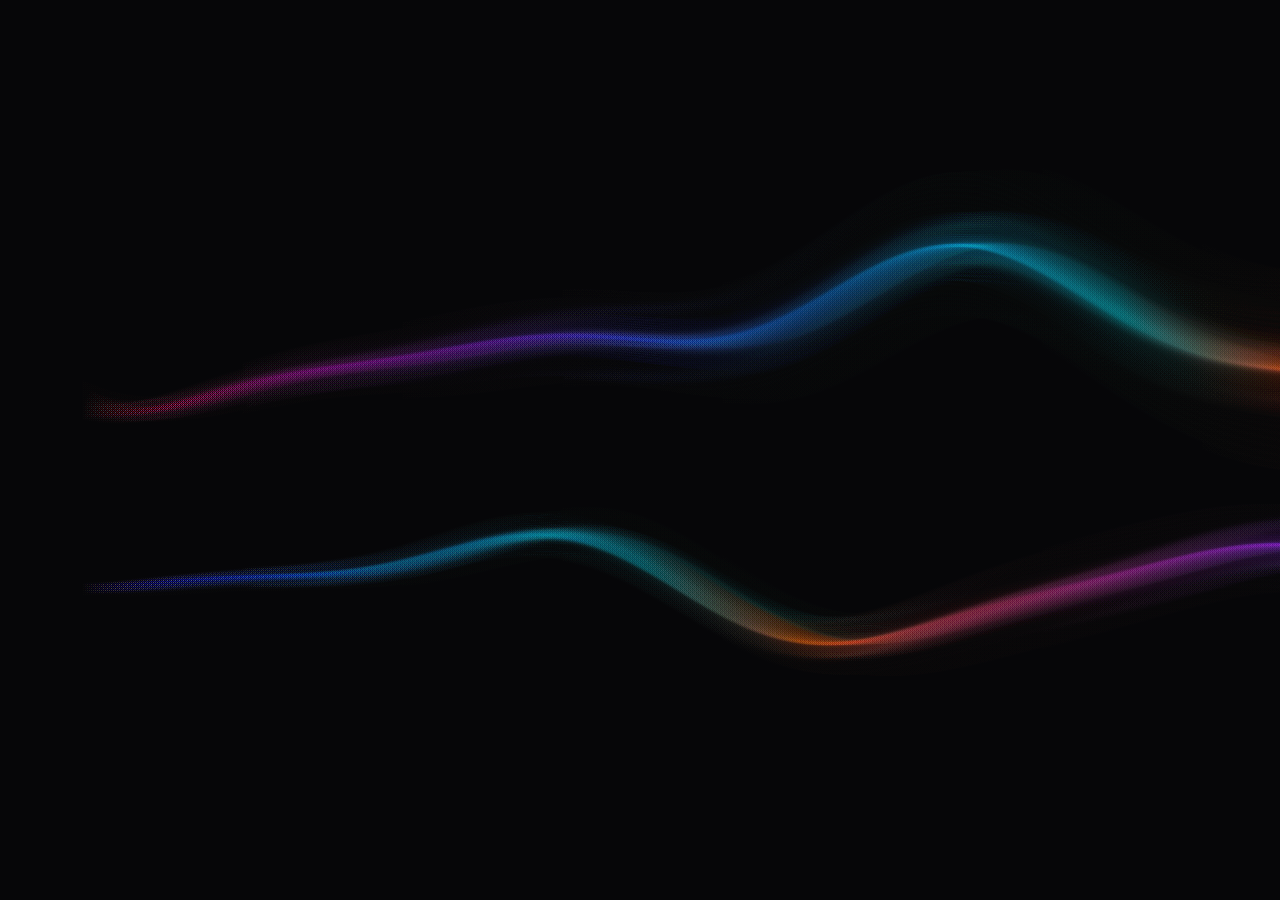
<file: aurora-waves.html>
<!DOCTYPE html>
<html lang="en">
<head>
<meta charset="UTF-8">
<meta name="viewport" content="width=device-width, initial-scale=1.0">
<title>Aurora Vapor</title>
<style>
* { margin:0; padding:0; box-sizing:border-box; }
body { background:#060608; overflow:hidden; width:100vw; height:100vh; }
canvas { display:block; position:absolute; top:0; left:0; }
#bg { z-index:0; }
#fg { z-index:1; }
</style>
</head>
<body>
<canvas id="bg"></canvas>
<canvas id="fg"></canvas>
<script>
const bg = document.getElementById('bg');
const fg = document.getElementById('fg');
const bx = bg.getContext('2d');
const fx = fg.getContext('2d');
let W, H;

function resize() {
  const dpr = window.devicePixelRatio || 1;
  W = window.innerWidth;
  H = window.innerHeight;
  for (const c of [bg, fg]) {
    c.width = W * dpr;
    c.height = H * dpr;
    c.style.width = W + 'px';
    c.style.height = H + 'px';
    c.getContext('2d').setTransform(dpr, 0, 0, dpr, 0, 0);
  }
}
resize();
window.addEventListener('resize', () => { resize(); });

// Smooth multi-octave wave function
function wave(nx, t, seed) {
  return (
    Math.sin(nx * 2.1 + t * 0.72 + seed)        * 0.45 +
    Math.sin(nx * 4.3 + t * 1.10 + seed * 1.7)  * 0.28 +
    Math.sin(nx * 1.1 + t * 0.48 + seed * 0.5)  * 0.18 +
    Math.sin(nx * 7.1 + t * 1.60 + seed * 2.3)  * 0.09
  );
}

// Color ramp: orange → magenta → violet → blue → cyan
function rampColor(u) {
  u = ((u % 1) + 1) % 1;
  const stops = [
    [0.00, [235, 105,  20]],
    [0.18, [210,  55, 130]],
    [0.38, [145,  45, 215]],
    [0.58, [ 45,  90, 235]],
    [0.78, [ 15, 175, 235]],
    [1.00, [ 10, 220, 210]],
  ];
  for (let i = 1; i < stops.length; i++) {
    const [t0, c0] = stops[i-1], [t1, c1] = stops[i];
    if (u <= t1) {
      const f = (u - t0) / (t1 - t0);
      return stops[i-1][1].map((v,j) => v + (c1[j]-v)*f);
    }
  }
  return stops[stops.length-1][1];
}

// Each "band" is a spine y-position function
// We render each band as ~60 overlapping strokes at tiny alpha
// to build up vaporous, smoky volume

const bands = [
  { yCenter: 0.36, amp: 0.13, seed: 0.0,  colorOff: 0.00, layers: 80, spread: 0.175 },
  { yCenter: 0.65, amp: 0.11, seed: 2.73, colorOff: 0.35, layers: 58, spread: 0.085 },
];

function spineY(band, nx, t) {
  return band.yCenter * H + wave(nx * Math.PI, t, band.seed) * band.amp * H;
}

function drawVaporBand(band, t) {
  const N = 280; // x samples
  const { layers, colorOff, amp, seed } = band;

  // Stack many thin strokes offset perpendicularly around the spine
  for (let layer = 0; layer < layers; layer++) {
    // Each layer is offset from the spine by a random-ish amount
    // distributed like a gaussian — most layers near center, few far out
    const u_l = layer / (layers - 1);       // 0..1
    const norm = (u_l - 0.5) * 2;           // -1..1
    // Gaussian-ish: weight toward center
    const offset = norm * norm * Math.sign(norm);  // cubic falloff
    const spread = H * band.spread;
    // Taper only on the LEFT end (tip) — right side stays thick/full
    const taperPow = 0.65;
    const dy = offset * spread;
    // Alpha: high in center, near-zero at edges
    const alpha = 0.022 * Math.exp(-4.0 * norm * norm);

    if (alpha < 0.001) continue;

    // Color slowly scrolls left-to-right + over time
    // Also varies slightly per layer for depth
    fx.beginPath();
    for (let i = 0; i <= N; i++) {
      const nx = i / N;
      const x = nx * W;
      const sy = spineY(band, nx, t);
      // Taper: only left end converges to a point, right stays full
      const taper = Math.pow(nx, taperPow);
      const wiggle = Math.sin(nx * Math.PI * 5.3 + t * 0.6 + layer * 0.41) * H * 0.008 * Math.abs(norm) * taper;
      const y = sy + dy * taper + wiggle;
      i === 0 ? fx.moveTo(x, y) : fx.lineTo(x, y);
    }

    // Color: sample based on x position + time drift + layer tint
    // Use a gradient along the path
    const grad = fx.createLinearGradient(0, 0, W, 0);
    const steps = 8;
    for (let s = 0; s <= steps; s++) {
      const su = s / steps;
      const colorU = ((su + colorOff + t * 0.04 + u_l * 0.05) % 1 + 1) % 1;
      const [r,g,b] = rampColor(colorU);
      const desat = 0.6 + 0.4 * Math.exp(-3 * norm * norm);
      const rf = r + (255-r)*(1-desat), gf = g + (255-g)*(1-desat), bf = b + (255-b)*(1-desat);
      // Taper alpha: zero at left tip, full at right — one-sided
      const edgeTaper = Math.pow(su, taperPow);
      grad.addColorStop(su, `rgba(${rf|0},${gf|0},${bf|0},${alpha * edgeTaper})`);
    }

    fx.strokeStyle = grad;
    fx.lineWidth = 3.2;
    fx.stroke();
  }
}

// Slow background color blobs for ambient depth
function drawAmbient(t) {
  bx.clearRect(0, 0, W, H);
  bx.fillStyle = '#060608';
  bx.fillRect(0, 0, W, H);

  const blobs = [
    { x: 0.18, y: 0.36, r: 0.42, col: [180, 60, 200], a: 0.14 },
    { x: 0.55, y: 0.36, r: 0.38, col: [40,  90, 220], a: 0.12 },
    { x: 0.82, y: 0.38, r: 0.36, col: [10, 185, 230], a: 0.11 },
    { x: 0.25, y: 0.65, r: 0.33, col: [220,100,  30], a: 0.11 },
    { x: 0.60, y: 0.65, r: 0.36, col: [120, 40, 210], a: 0.12 },
    { x: 0.88, y: 0.63, r: 0.30, col: [15, 200, 220], a: 0.10 },
  ];

  for (const b of blobs) {
    const px = (b.x + Math.sin(t * 0.09 + b.y * 5) * 0.04) * W;
    const py = (b.y + Math.cos(t * 0.11 + b.x * 4) * 0.025) * H;
    const gr = bx.createRadialGradient(px, py, 0, px, py, b.r * W);
    const [r,g,bl] = b.col;
    gr.addColorStop(0,   `rgba(${r},${g},${bl},${b.a})`);
    gr.addColorStop(0.5, `rgba(${r},${g},${bl},${b.a * 0.4})`);
    gr.addColorStop(1,   `rgba(${r},${g},${bl},0)`);
    bx.fillStyle = gr;
    bx.fillRect(0, 0, W, H);
  }
}

let t = 0;
let ambientTimer = 0;

function frame() {
  t += 0.022;
  ambientTimer++;

  // Ambient blobs redraw slowly
  if (ambientTimer % 3 === 0) drawAmbient(t);

  // Very slow fade — lets the vapor linger and blur into itself
  fx.fillStyle = 'rgba(6,6,8,0.055)';
  fx.fillRect(0, 0, W, H);

  for (const band of bands) drawVaporBand(band, t);

  requestAnimationFrame(frame);
}

// Init
bx.fillStyle = '#060608';
bx.fillRect(0, 0, W, H);
fx.fillStyle = '#060608';
fx.fillRect(0, 0, W, H);
frame();
</script>
</body>
</html>
</file>
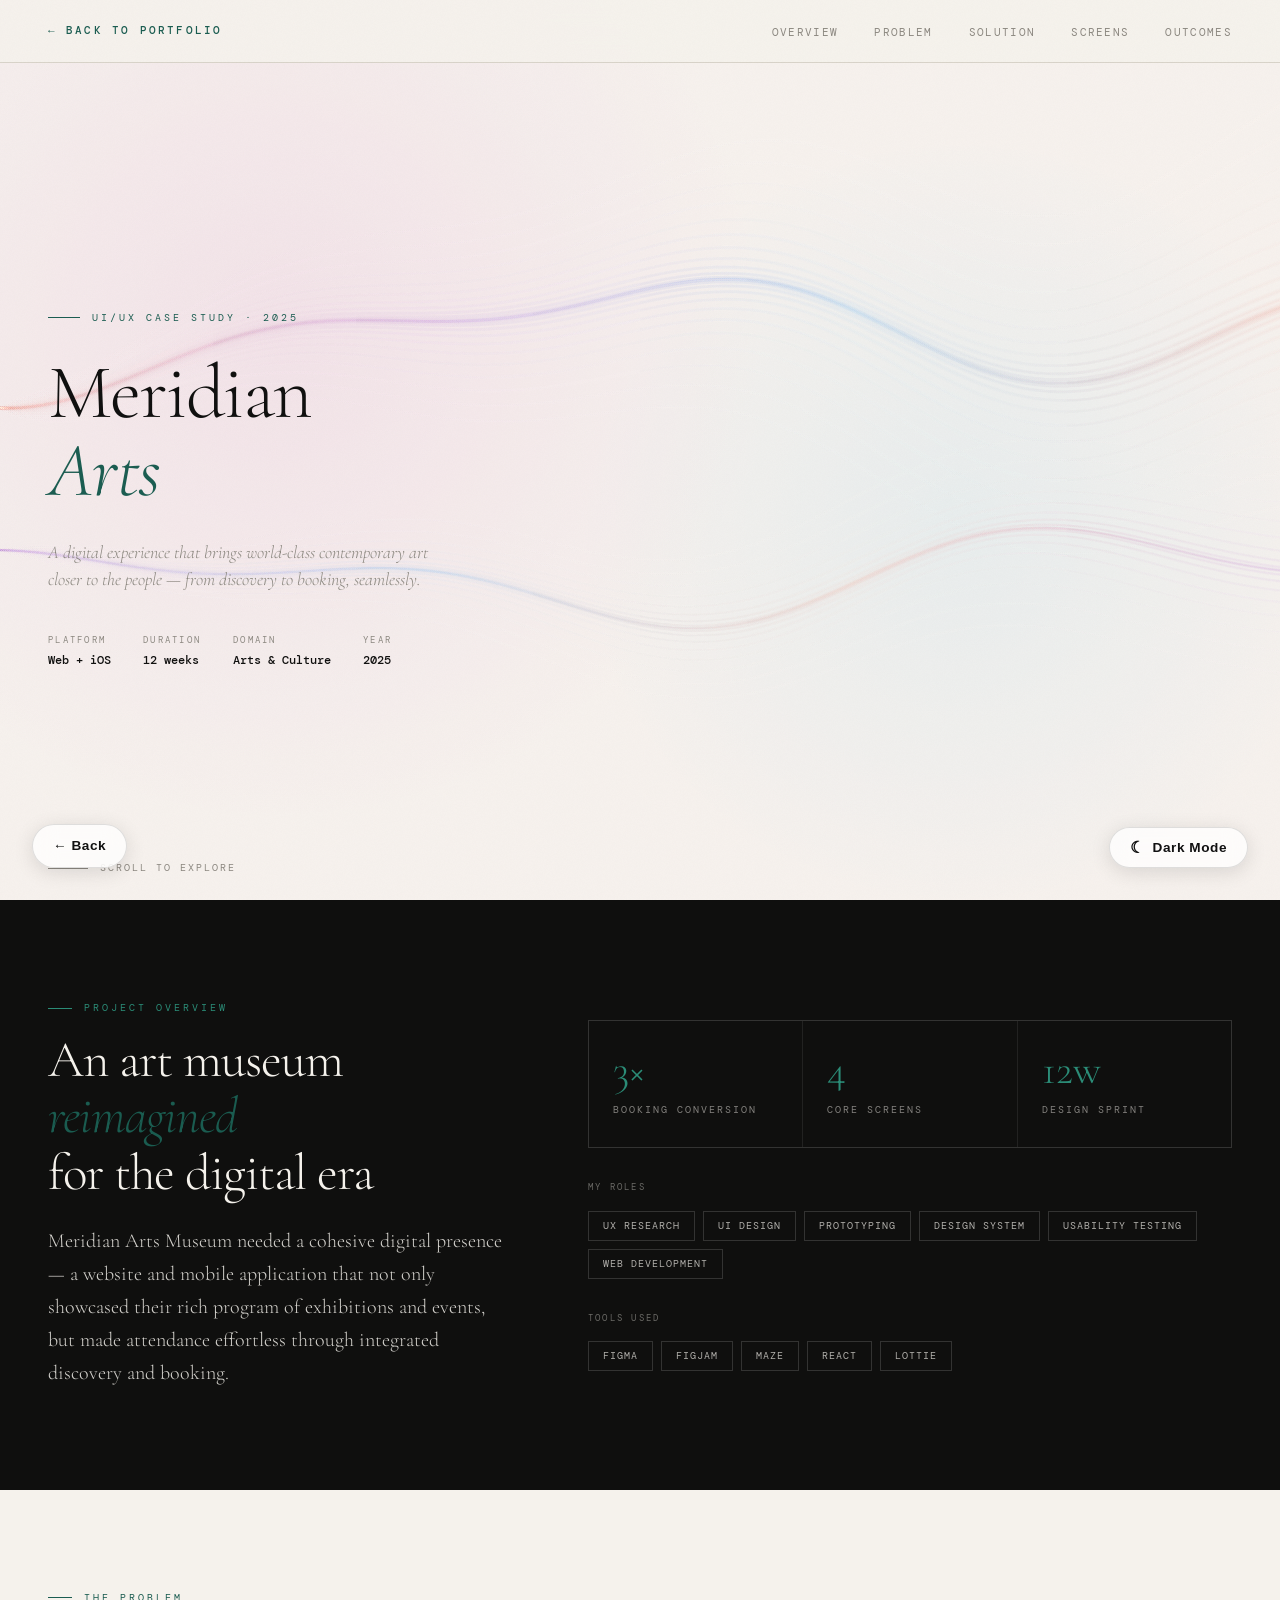
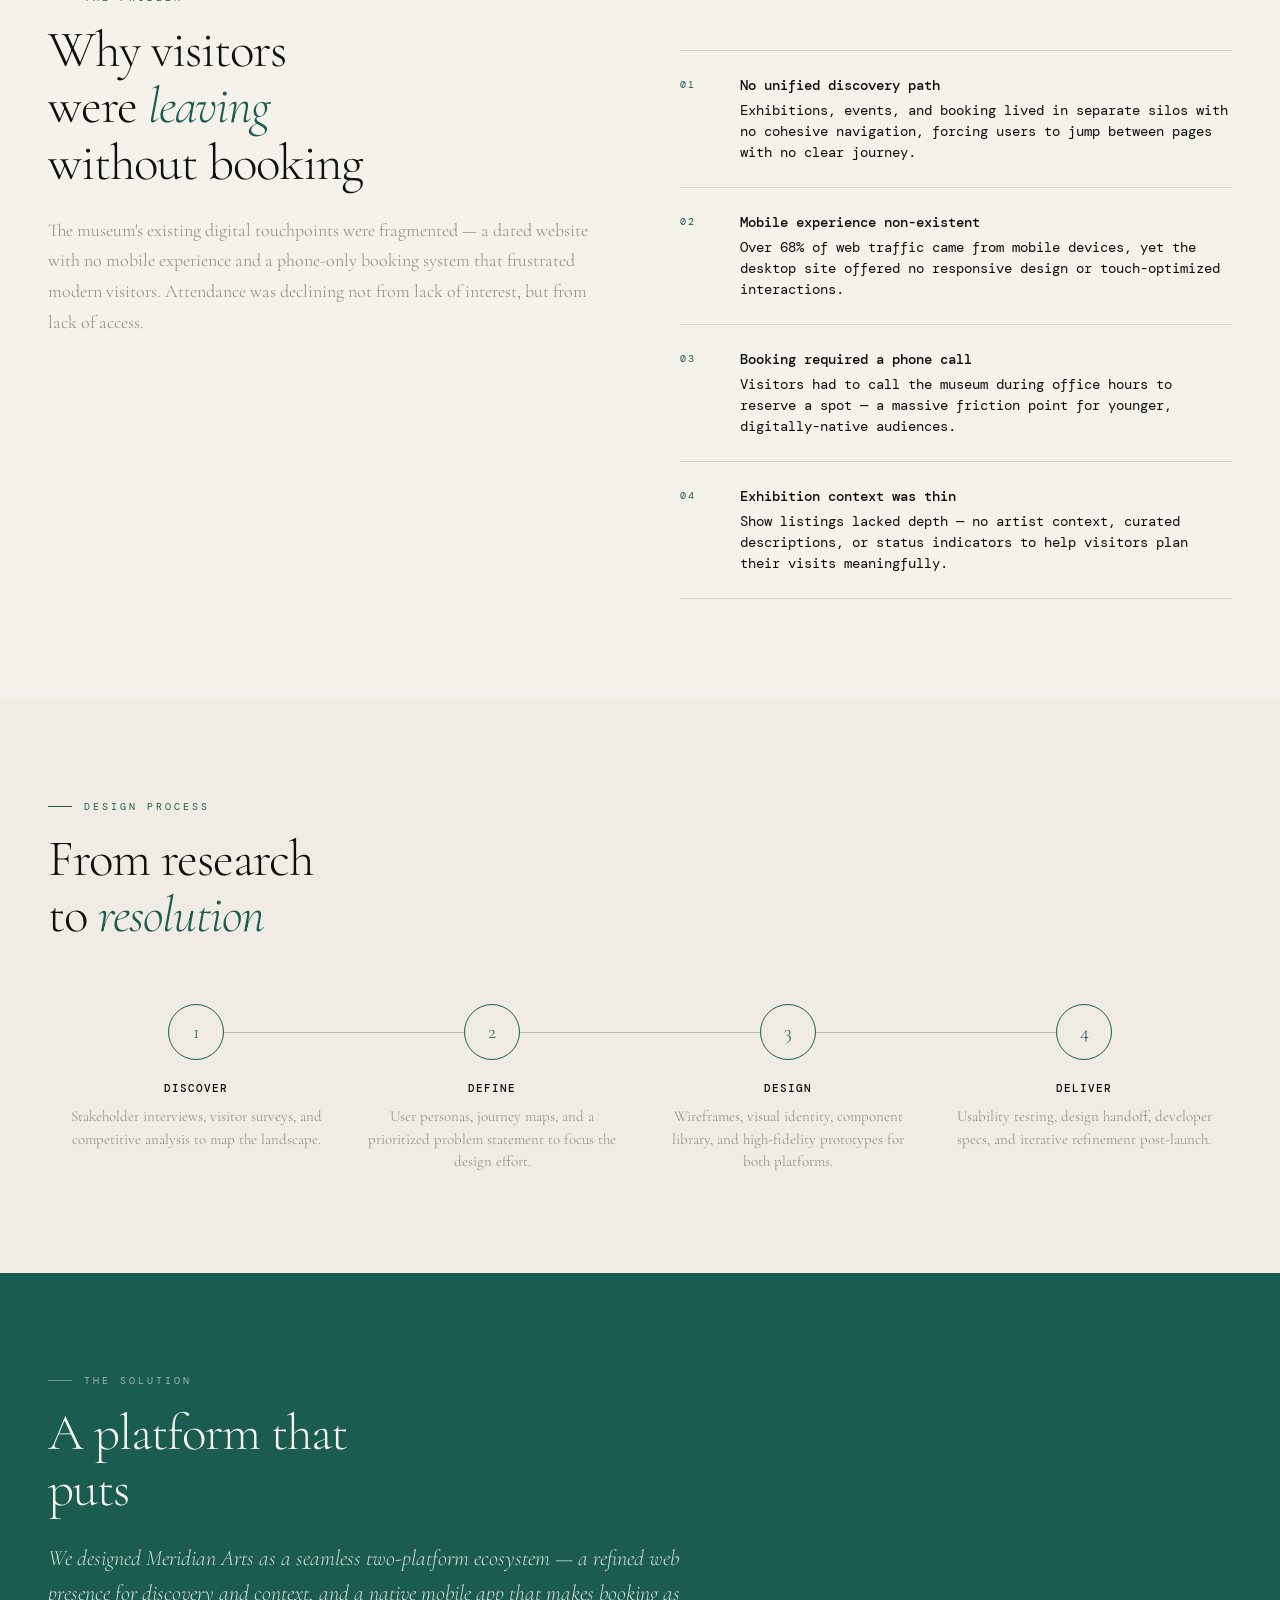
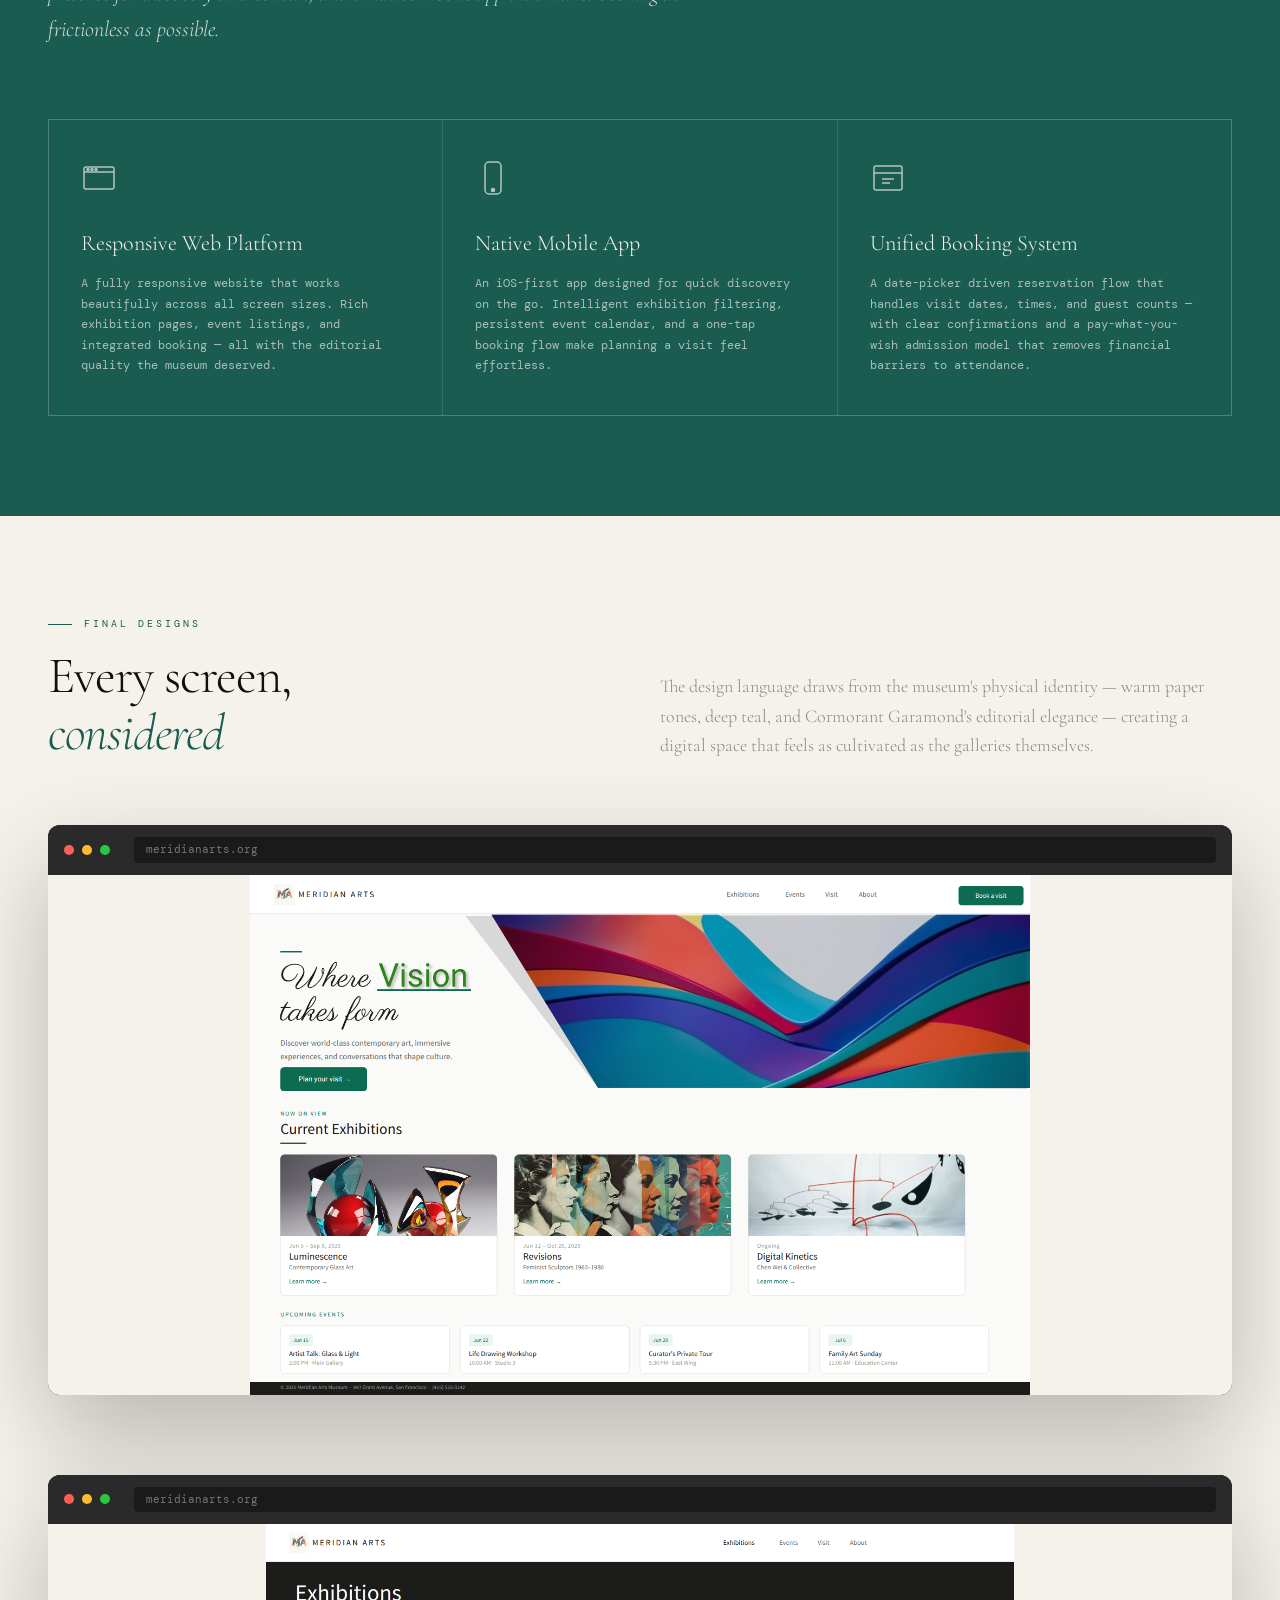
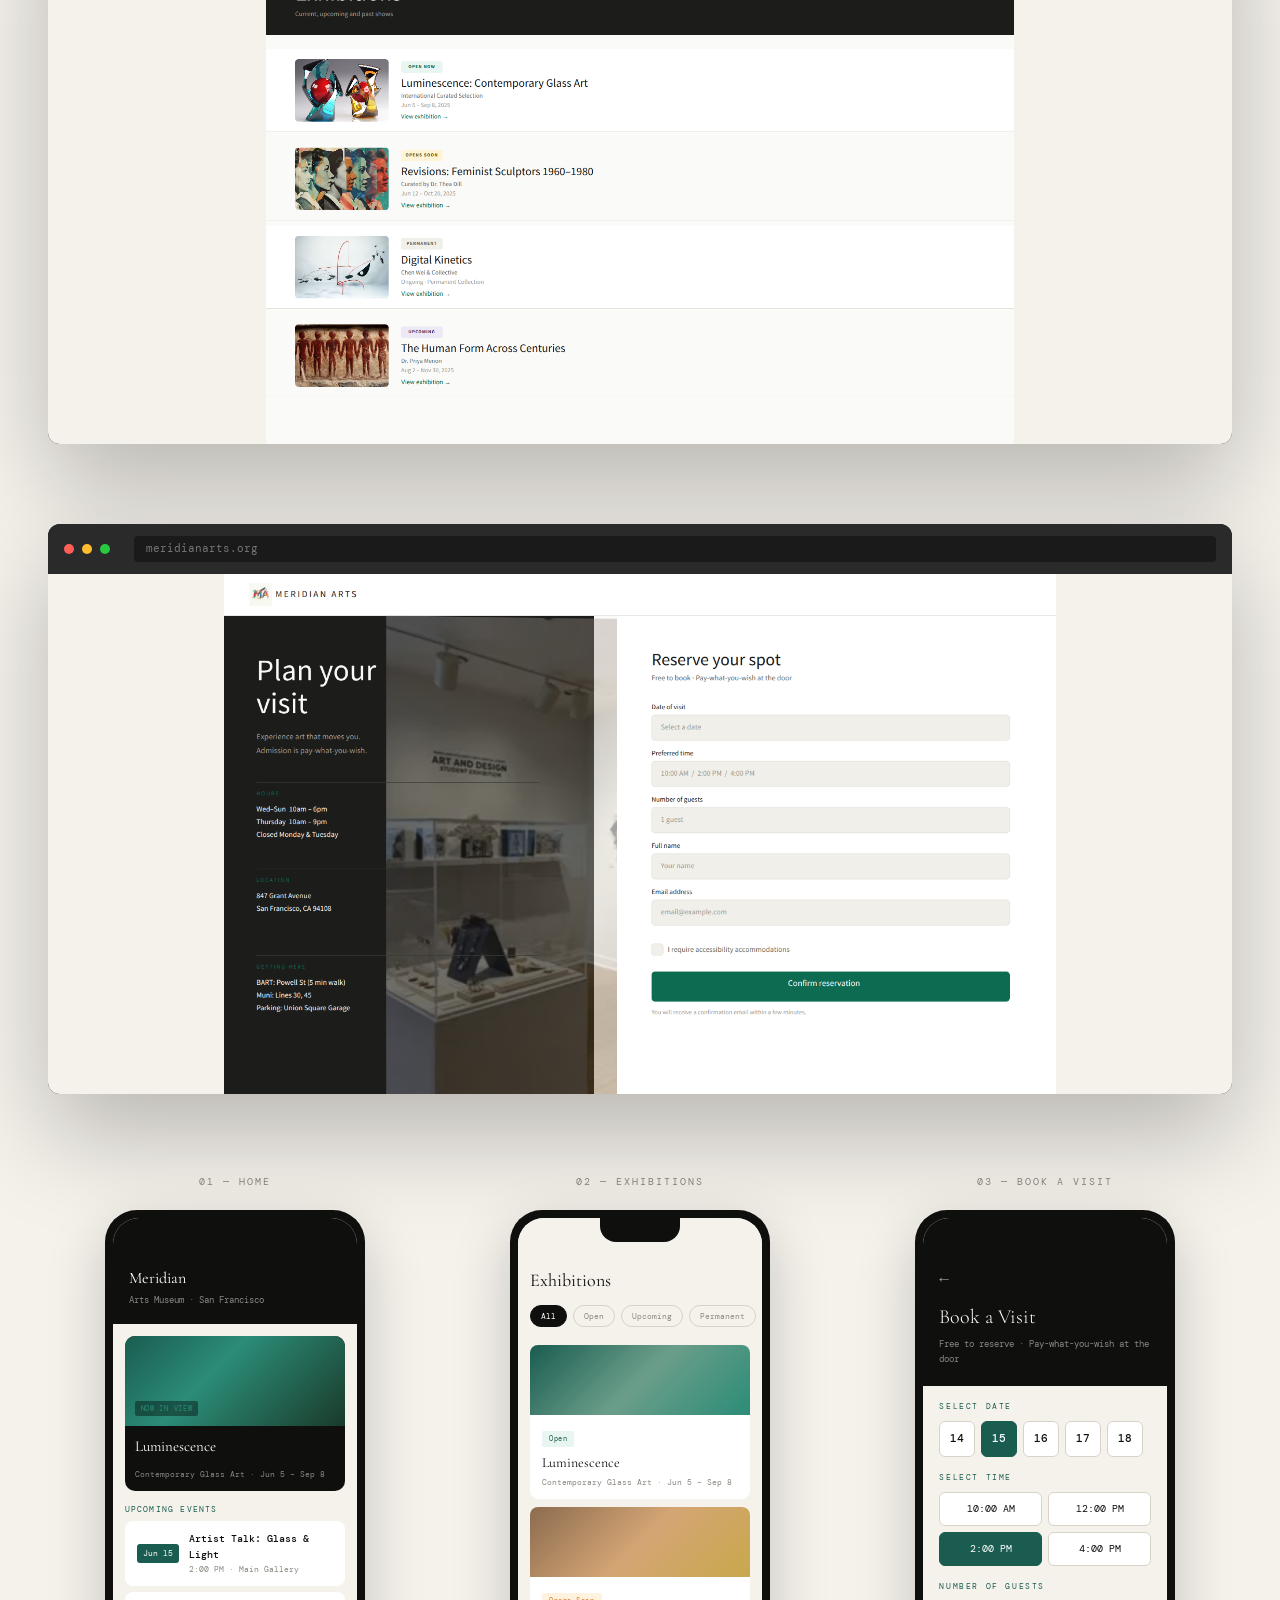
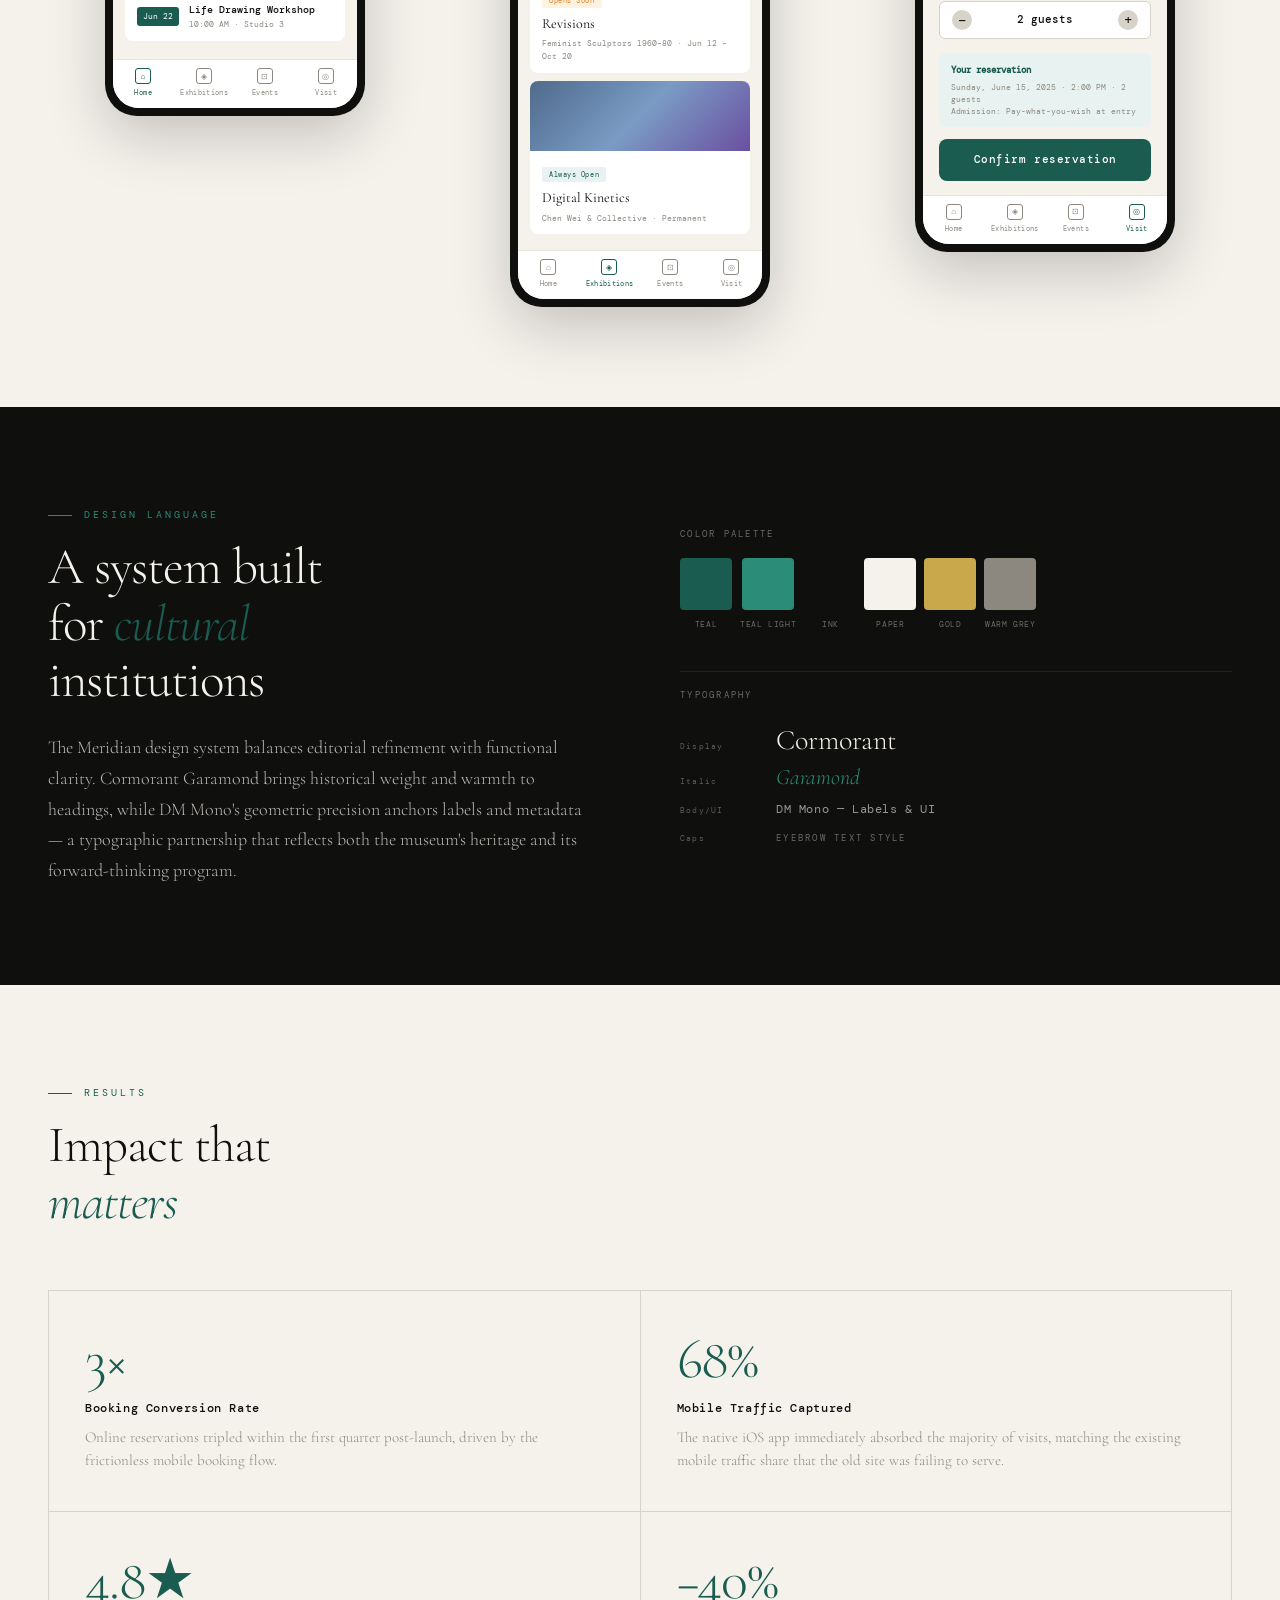
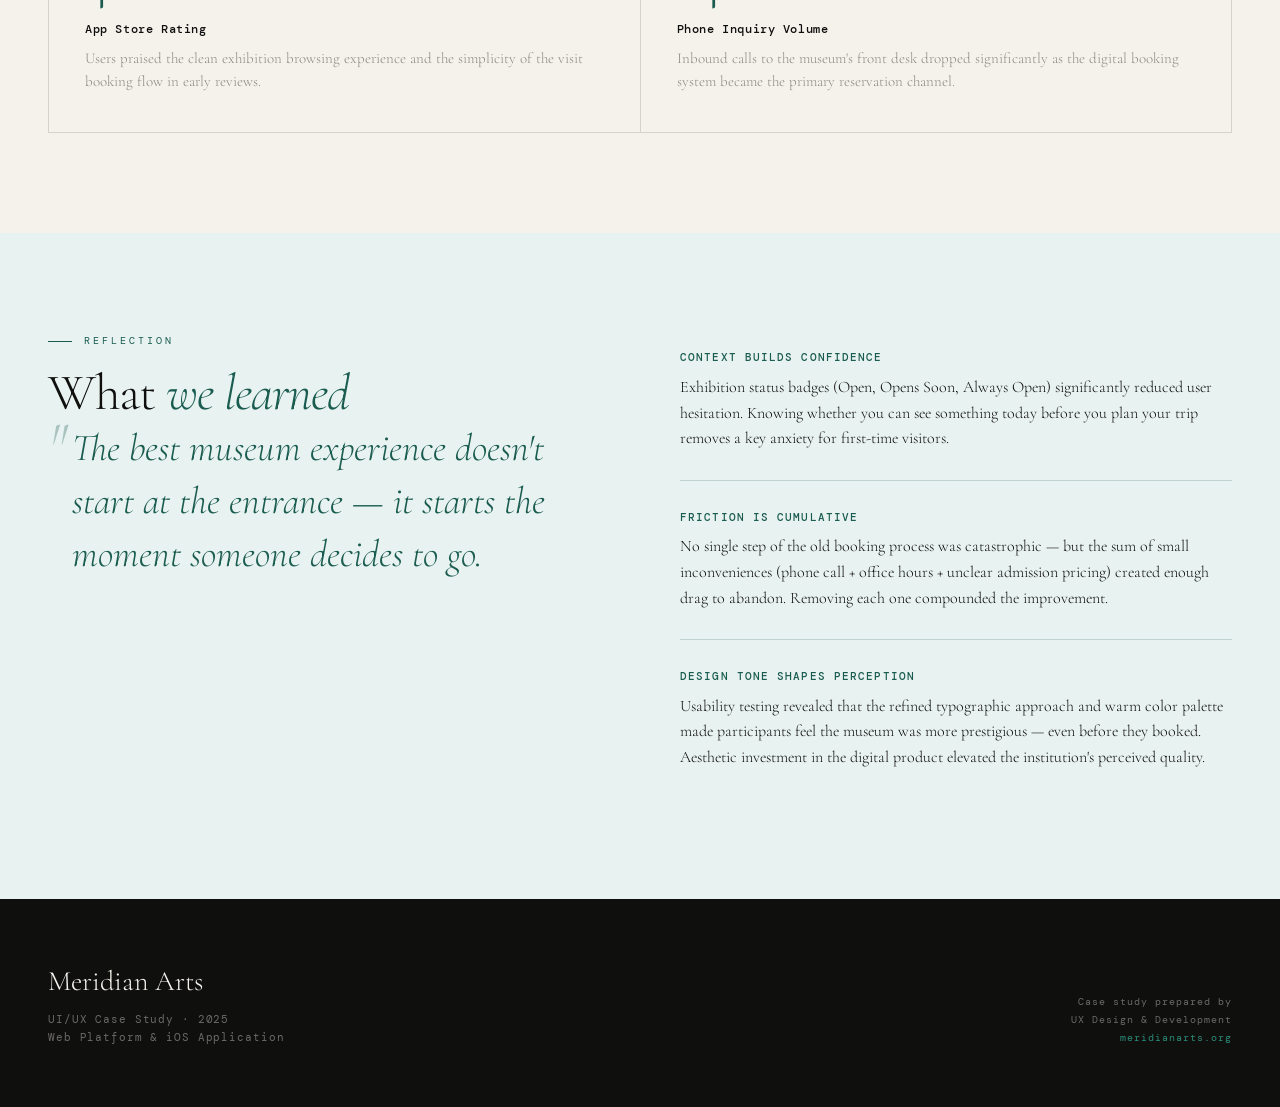
<file: meridian-arts-casestudy.html>
<!DOCTYPE html>
<html lang="en">
<head>
<meta charset="UTF-8">
<meta name="viewport" content="width=device-width, initial-scale=1.0">
<title>Meridian Arts Case Study — UI/UX Design & Exhibition Space</title>
<meta name="description" content="Read the Meridian Arts case study. A comprehensive UI/UX design exploration focusing on exhibition spaces, artist showcases, and digital galleries." />

<!-- Open Graph / Social Media Preview -->
<meta property="og:type" name="og:type" content="website" />
<meta property="og:url" name="og:url" content="https://gabrielesuthasiri.github.io/Portfolio/meridian-arts-casestudy.html" />
<meta property="og:title" name="og:title" content="Meridian Arts Case Study — UI/UX Design & Exhibition Space" />
<meta property="og:description" name="og:description" content="Read the Meridian Arts case study. A comprehensive UI/UX design exploration focusing on exhibition spaces, artist showcases, and digital galleries." />
<meta property="og:image" name="og:image" content="https://gabrielesuthasiri.github.io/Portfolio/gab.png" />
<meta property="og:site_name" name="og:site_name" content="Gabriele Suthasiri Portfolio" />

<!-- Twitter Card -->
<meta name="twitter:card" property="twitter:card" content="summary_large_image" />
<meta name="twitter:title" property="twitter:title" content="Meridian Arts Case Study — UI/UX Design & Exhibition Space" />
<meta name="twitter:description" property="twitter:description" content="Read the Meridian Arts case study. A comprehensive UI/UX design exploration focusing on exhibition spaces, artist showcases, and digital galleries." />
<meta name="twitter:image" property="twitter:image" content="https://gabrielesuthasiri.github.io/Portfolio/gab.png" />
<link rel="preconnect" href="https://fonts.googleapis.com">
<link href="https://fonts.googleapis.com/css2?family=Cormorant+Garamond:ital,wght@0,300;0,400;0,600;1,300;1,400&family=DM+Mono:wght@300;400;500&family=Instrument+Serif:ital@0;1&display=swap" rel="stylesheet">
<style>
  :root {
    --ink: #0f0f0e;
    --paper: #f5f2ec;
    --teal: #1a5c50;
    --teal-light: #2b8c77;
    --teal-pale: #e8f2f0;
    --warm-grey: #8c8880;
    --gold: #c9a84c;
    --rule: #d8d3c9;
    --white: #ffffff;
  }

  *, *::before, *::after { box-sizing: border-box; margin: 0; padding: 0; }

  html { scroll-behavior: smooth; }

  body {
    background: var(--paper);
    color: var(--ink);
    font-family: 'DM Mono', monospace;
    font-size: 14px;
    line-height: 1.6;
    overflow-x: hidden;
  }

  /* ─── NOISE OVERLAY ─── */
  body::before {
    content: '';
    position: fixed;
    inset: 0;
    background-image: url("data:image/svg+xml,%3Csvg viewBox='0 0 200 200' xmlns='http://www.w3.org/2000/svg'%3E%3Cfilter id='n'%3E%3CfeTurbulence type='fractalNoise' baseFrequency='0.9' numOctaves='4' stitchTiles='stitch'/%3E%3C/filter%3E%3Crect width='100%25' height='100%25' filter='url(%23n)' opacity='0.035'/%3E%3C/svg%3E");
    background-repeat: repeat;
    background-size: 200px 200px;
    pointer-events: none;
    z-index: 9999;
    opacity: 0.6;
  }

  /* ─── NAVIGATION ─── */
  nav {
    position: fixed;
    top: 0; left: 0; right: 0;
    z-index: 100;
    display: flex;
    align-items: center;
    justify-content: space-between;
    padding: 20px 48px;
    background: rgba(245, 242, 236, 0.88);
    backdrop-filter: blur(12px);
    border-bottom: 1px solid var(--rule);
  }

  .nav-logo {
    font-family: 'DM Mono', monospace;
    font-size: 11px;
    font-weight: 500;
    letter-spacing: 0.2em;
    text-transform: uppercase;
    color: var(--ink);
    text-decoration: none;
  }

  .nav-links {
    display: flex;
    gap: 36px;
    list-style: none;
  }

  .nav-links a {
    font-size: 11px;
    letter-spacing: 0.12em;
    text-transform: uppercase;
    color: var(--warm-grey);
    text-decoration: none;
    transition: color 0.2s;
  }

  .nav-links a:hover { color: var(--teal); }

  #backBtn, #themeToggleBtn {
    position: fixed;
    bottom: 32px;
    z-index: 99999;
    display: flex;
    align-items: center;
    gap: 8px;
    padding: 10px 20px;
    border-radius: 9999px;
    border: 1.5px solid rgba(0,0,0,0.12);
    background: rgba(255,255,255,0.75);
    backdrop-filter: blur(12px);
    -webkit-backdrop-filter: blur(12px);
    color: #111;
    font-family: 'Inter', sans-serif;
    font-size: 0.85rem;
    font-weight: 600;
    letter-spacing: 0.04em;
    text-decoration: none;
    cursor: pointer;
    box-shadow: 0 4px 20px rgba(0,0,0,0.12);
    transition: all 0.4s cubic-bezier(0.25, 0.46, 0.45, 0.94);
  }
  #backBtn { left: 32px; top: auto; }
  #themeToggleBtn { right: 32px; top: auto; }
  #backBtn:hover, #themeToggleBtn:hover {
    transform: scale(1.06) translateY(-2px);
    box-shadow: 0 8px 28px rgba(255, 107, 91, 0.25);
    border-color: #FF6B5B;
  }
  #themeToggleBtn .toggle-icon {
    font-size: 1rem;
    transition: transform 0.5s ease;
  }
  html, body, nav, .hero, .hero-right, .section-title, .section-eyebrow, .hero-title, .hero-label, footer, .outcome-cell, .pain-point {
    transition: background-color 0.4s ease, color 0.4s ease, border-color 0.4s ease, box-shadow 0.4s ease;
  }
  [data-theme="dark"] #backBtn,
  [data-theme="dark"] #themeToggleBtn,
  html.dark #backBtn,
  html.dark #themeToggleBtn {
    background: rgba(20, 20, 20, 0.8);
    border: 1.5px solid rgba(255, 255, 255, 0.1);
    color: #f0f0f0;
    box-shadow: 0 4px 20px rgba(255, 107, 91, 0.15);
  }
  [data-theme="dark"] #backBtn:hover,
  [data-theme="dark"] #themeToggleBtn:hover,
  html.dark #backBtn:hover,
  html.dark #themeToggleBtn:hover {
    box-shadow: 0 8px 32px rgba(255, 107, 91, 0.35);
    border-color: #FF8A7A;
  }
  html.dark, html[data-theme="dark"] {
    color: #f5f5f5;
    background: #111111;
  }
  html.dark body, html[data-theme="dark"] body {
    background: #06070d;
    color: #f5f5f5;
  }
  html.dark :root, html[data-theme="dark"] :root {
    --ink: #f5f5f5;
    --paper: #06070d;
    --teal: #38bdf8;
    --teal-light: #7dd3fc;
    --teal-pale: #0f172a;
    --warm-grey: #94a3b8;
    --gold: #facc15;
    --rule: #1f2937;
    --white: #f8fafc;
  }
  html.dark nav, html[data-theme="dark"] nav {
    background: rgba(11, 14, 25, 0.92);
    border-color: rgba(255,255,255,0.12);
  }
  html.dark .nav-logo, html[data-theme="dark"] .nav-logo {
    color: #f5f5f5;
  }
  html.dark .nav-links a, html[data-theme="dark"] .nav-links a {
    color: #cbd5e1;
  }
  html.dark .nav-links a:hover, html[data-theme="dark"] .nav-links a:hover {
    color: #7dd3fc;
  }
  html.dark .hero-right, html[data-theme="dark"] .hero-right {
    background: #111214;
  }
  html.dark .hero-art, html[data-theme="dark"] .hero-art {
    background: #111214;
  }
  html.dark .scroll-indicator, html.dark .scroll-line,
  html.dark .hero-subtitle, html.dark .meta-label, html.dark .meta-value,
  html.dark .process-step-title, html.dark .outcome-title {
    color: rgba(245,245,245,0.9);
  }
  html.dark .sim-ex-name,
  html.dark .sim-ex-title,
  html.dark .sim-ex-sub,
  html.dark .ms-ev-name,
  html.dark .ms-ev-loc,
  html.dark .ms2-card-name,
  html.dark .ms2-card-sub,
  html.dark .ms2-title,
  html.dark .ms3-date,
  html.dark .ms3-time,
  html.dark .ms3-g-num,
  html.dark .ms3-back,
  html.dark .ms3-sub,
  html.dark .ms3-sum-text {
    color: #0f0f0e !important;
  }
  html.dark .section-title, html[data-theme="dark"] .section-title,
  html.dark .section-eyebrow, html[data-theme="dark"] .section-eyebrow,
  html.dark .hero-title, html[data-theme="dark"] .hero-title,
  html.dark .hero-label, html[data-theme="dark"] .hero-label {
    color: #f8fafc;
  }
  html.dark .problem,
  html.dark .problem-body,
  html.dark .pain-point,
  html.dark .pain-text,
  html.dark .screens,
  html.dark .outcomes,
  html.dark .outcome-cell,
  html.dark .reflection,
  html.dark .process,
  html.dark .process-circle {
    background: #111114 !important;
  }
  html.dark .outcome-cell {
    border-color: rgba(255,255,255,0.08);
  }

  html.dark .pain-text,
  html.dark .problem-body,
  html.dark .reflection-item-body,
  html.dark .outcome-desc {
    color: rgba(245,245,245,0.75);
  }

  html.dark .ms3-header,
  html.dark .design-system,
  html.dark footer,
  html.dark .overview,
  html.dark .solution,
  html.dark .reflection,
  html.dark .process {
    border-color: rgba(255,255,255,0.08);
  }

  /* ─── HERO ─── */
  .hero {
    min-height: 100vh;
    display: grid;
    grid-template-columns: 1fr 1fr;
    padding-top: 80px;
    position: relative;
    overflow: hidden;
  }

  .hero-left {
    display: flex;
    flex-direction: column;
    justify-content: center;
    padding: 80px 48px 80px 48px;
    position: relative;
    z-index: 2;
    background: transparent;
    max-width: 640px;
  }

  .hero-label {
    font-size: 10px;
    letter-spacing: 0.3em;
    text-transform: uppercase;
    color: var(--teal);
    margin-bottom: 28px;
    display: flex;
    align-items: center;
    gap: 12px;
  }

  .hero-label::before {
    content: '';
    display: block;
    width: 32px;
    height: 1px;
    background: var(--teal);
  }

  .hero-title {
    font-family: 'Cormorant Garamond', serif;
    font-size: clamp(52px, 6vw, 88px);
    font-weight: 300;
    line-height: 1.02;
    letter-spacing: -0.02em;
    margin-bottom: 8px;
    color: var(--ink);
  }

  .hero-title em {
    font-style: italic;
    color: var(--teal);
  }

  .hero-title .block {
    display: block;
  }

  .hero-subtitle {
    font-family: 'Cormorant Garamond', serif;
    font-size: clamp(14px, 1.5vw, 18px);
    font-weight: 300;
    font-style: italic;
    color: var(--warm-grey);
    margin-top: 20px;
    margin-bottom: 40px;
    line-height: 1.5;
    max-width: 380px;
  }

  .hero-meta {
    display: flex;
    gap: 32px;
    flex-wrap: wrap;
  }

  .meta-item {
    display: flex;
    flex-direction: column;
    gap: 4px;
  }

  .meta-label {
    font-size: 9px;
    letter-spacing: 0.25em;
    text-transform: uppercase;
    color: var(--warm-grey);
  }

  .meta-value {
    font-size: 12px;
    color: var(--ink);
    font-weight: 500;
  }

  .hero-right {
    position: absolute;
    inset: 0;
    overflow: hidden;
    background: var(--paper);
    z-index: 1;
    width: 100%;
    height: 100%;
  }

  .hero-right-inner {
    position: absolute;
    inset: 0;
    display: flex;
    align-items: center;
    justify-content: center;
    padding: 0;
    width: 100%;
    height: 100%;
  }

  /* Colorful wavy art representation */
  .hero-art {
    position: relative;
    width: 100%;
    height: 100%;
    max-width: none;
    max-height: none;
    display: flex;
    align-items: center;
    justify-content: center;
    overflow: hidden;
    background: var(--paper);
  }
  .hero-art canvas {
    position: absolute;
    inset: 0;
    width: 100%;
    height: 100%;
    pointer-events: none;
  }
  .hero-art svg {
    position: relative;
    z-index: 2;
  }

  .hero-art svg {
    width: 100%;
    height: 100%;
    object-fit: cover;
  }

  /* ─── SCROLL INDICATOR ─── */
  .scroll-indicator {
    position: absolute;
    bottom: 24px;
    left: 48px;
    display: flex;
    align-items: center;
    gap: 12px;
    font-size: 10px;
    letter-spacing: 0.2em;
    text-transform: uppercase;
    color: var(--warm-grey);
    z-index: 2;
    animation: fadeInUp 1s 1.2s both;
  }

  .scroll-line {
    width: 40px;
    height: 1px;
    background: var(--warm-grey);
    animation: expandX 1.5s 1.5s both;
  }

  /* ─── SECTION BASE ─── */
  section {
    padding: 100px 48px;
  }

  .section-eyebrow {
    font-size: 10px;
    letter-spacing: 0.3em;
    text-transform: uppercase;
    color: var(--teal);
    margin-bottom: 16px;
    display: flex;
    align-items: center;
    gap: 12px;
  }

  .section-eyebrow::before {
    content: '';
    display: block;
    width: 24px;
    height: 1px;
    background: var(--teal);
  }

  .section-title {
    font-family: 'Cormorant Garamond', serif;
    font-size: clamp(36px, 4vw, 60px);
    font-weight: 300;
    line-height: 1.1;
    letter-spacing: -0.02em;
  }

  .section-title em {
    font-style: italic;
    color: var(--teal);
  }

  /* ─── OVERVIEW ─── */
  .overview {
    background: var(--ink);
    color: var(--paper);
    display: grid;
    grid-template-columns: 1fr 1.4fr;
    gap: 80px;
    align-items: start;
  }

  .overview .section-eyebrow { color: var(--teal-light); }
  .overview .section-eyebrow::before { background: var(--teal-light); }

  .overview-desc {
    font-family: 'Cormorant Garamond', serif;
    font-size: 20px;
    font-weight: 300;
    line-height: 1.65;
    color: rgba(245,242,236,0.85);
    margin-top: 24px;
  }

  .overview-right {
    display: flex;
    flex-direction: column;
    gap: 32px;
    padding-top: 20px;
  }

  .stat-row {
    display: grid;
    grid-template-columns: repeat(3, 1fr);
    gap: 1px;
    background: rgba(255,255,255,0.08);
    border: 1px solid rgba(255,255,255,0.08);
  }

  .stat-cell {
    padding: 28px 24px;
    background: var(--ink);
  }

  .stat-number {
    font-family: 'Cormorant Garamond', serif;
    font-size: 42px;
    font-weight: 300;
    line-height: 1;
    color: var(--teal-light);
    display: block;
    margin-bottom: 6px;
  }

  .stat-label {
    font-size: 10px;
    letter-spacing: 0.2em;
    text-transform: uppercase;
    color: rgba(245,242,236,0.5);
  }

  .role-list {
    display: flex;
    flex-wrap: wrap;
    gap: 8px;
  }

  .role-pill {
    font-size: 10px;
    letter-spacing: 0.1em;
    text-transform: uppercase;
    padding: 6px 14px;
    border: 1px solid rgba(255,255,255,0.15);
    color: rgba(245,242,236,0.7);
  }

  /* ─── PROBLEM ─── */
  .problem {
    background: var(--paper);
    display: grid;
    grid-template-columns: 1fr 1fr;
    gap: 80px;
    align-items: start;
  }

  .problem-body {
    font-family: 'Cormorant Garamond', serif;
    font-size: 18px;
    font-weight: 300;
    line-height: 1.7;
    color: var(--warm-grey);
    margin-top: 24px;
  }

  .pain-points {
    display: flex;
    flex-direction: column;
    gap: 0;
    margin-top: 60px;
    border-top: 1px solid var(--rule);
  }

  .pain-point {
    padding: 24px 0;
    border-bottom: 1px solid var(--rule);
    display: grid;
    grid-template-columns: 40px 1fr;
    gap: 20px;
    align-items: start;
    opacity: 0;
    transform: translateY(20px);
    transition: all 0.5s ease;
  }

  .pain-point.visible { opacity: 1; transform: translateY(0); }

  .pain-num {
    font-size: 10px;
    letter-spacing: 0.15em;
    color: var(--teal);
    padding-top: 2px;
  }

  .pain-text {
    font-size: 14px;
    color: var(--ink);
    line-height: 1.5;
  }

  .pain-text strong {
    display: block;
    font-weight: 500;
    margin-bottom: 4px;
  }

  /* ─── SOLUTION ─── */
  .solution {
    background: var(--teal);
    color: var(--paper);
    padding: 100px 48px;
  }

  .solution .section-title { color: var(--paper); }
  .solution .section-eyebrow { color: rgba(245,242,236,0.6); }
  .solution .section-eyebrow::before { background: rgba(245,242,236,0.4); }

  .solution-intro {
    font-family: 'Cormorant Garamond', serif;
    font-size: 22px;
    font-weight: 300;
    font-style: italic;
    max-width: 640px;
    margin-top: 24px;
    margin-bottom: 72px;
    color: rgba(245,242,236,0.85);
    line-height: 1.6;
  }

  .solution-grid {
    display: grid;
    grid-template-columns: repeat(3, 1fr);
    gap: 1px;
    background: rgba(255,255,255,0.12);
    border: 1px solid rgba(255,255,255,0.12);
  }

  .solution-card {
    background: var(--teal);
    padding: 40px 32px;
    transition: background 0.3s;
  }

  .solution-card:hover { background: rgba(255,255,255,0.05); }

  .solution-icon {
    width: 36px;
    height: 36px;
    margin-bottom: 24px;
    opacity: 0.7;
  }

  .solution-card-title {
    font-family: 'Cormorant Garamond', serif;
    font-size: 22px;
    font-weight: 300;
    margin-bottom: 12px;
    color: var(--paper);
  }

  .solution-card-body {
    font-size: 12px;
    line-height: 1.7;
    color: rgba(245,242,236,0.65);
  }

  /* ─── SCREENS ─── */
  .screens {
    background: var(--paper);
    padding: 100px 0;
    overflow: hidden;
  }

  .screens-header {
    padding: 0 48px;
    margin-bottom: 64px;
    display: grid;
    grid-template-columns: 1fr 1fr;
    gap: 40px;
    align-items: end;
  }

  .screens-desc {
    font-family: 'Cormorant Garamond', serif;
    font-size: 18px;
    font-weight: 300;
    line-height: 1.65;
    color: var(--warm-grey);
  }

  /* Desktop screen showcase */
  .desktop-showcase {
    padding: 0 48px;
    margin-bottom: 80px;
  }

  .desktop-frame {
    background: var(--ink);
    border-radius: 12px;
    overflow: hidden;
    position: relative;
    box-shadow: 0 40px 100px rgba(0,0,0,0.25);
  }

  .desktop-bar {
    background: #2a2a2a;
    padding: 12px 16px;
    display: flex;
    align-items: center;
    gap: 8px;
  }

  .dot {
    width: 10px; height: 10px;
    border-radius: 50%;
  }
  .dot-red { background: #ff5f57; }
  .dot-yellow { background: #febc2e; }
  .dot-green { background: #28c840; }

  .desktop-url {
    margin-left: 16px;
    flex: 1;
    background: #1a1a1a;
    border-radius: 4px;
    padding: 4px 12px;
    font-size: 11px;
    color: rgba(255,255,255,0.4);
    font-family: 'DM Mono', monospace;
  }

  .desktop-screen {
    width: 100%;
    height: 520px;
    background: #f5f2ec;
    overflow: hidden;
    position: relative;
  }

  .desktop-screen .desktop-preview {
    width: 100%;
    height: 100%;
    object-fit: contain;
    object-position: center center;
    display: block;
  }

  /* Simulated website inside frame */
  .sim-nav {
    background: white;
    padding: 0 32px;
    height: 52px;
    display: flex;
    align-items: center;
    justify-content: space-between;
    border-bottom: 1px solid #e8e4de;
  }

  .sim-logo {
    display: flex;
    align-items: center;
    gap: 8px;
    font-size: 11px;
    letter-spacing: 0.15em;
    font-weight: 600;
    color: var(--ink);
  }

  .sim-logo-mark {
    width: 28px; height: 28px;
    background: var(--teal);
    border-radius: 50%;
    display: flex; align-items: center; justify-content: center;
    font-family: 'Cormorant Garamond', serif;
    font-size: 12px; color: white; font-weight: 600;
  }

  .sim-nav-links {
    display: flex; gap: 28px;
    font-size: 10px; letter-spacing: 0.1em; color: var(--warm-grey);
  }

  .sim-btn {
    background: var(--teal);
    color: white;
    padding: 6px 16px;
    font-size: 10px;
    letter-spacing: 0.1em;
    border-radius: 2px;
  }

  .sim-hero {
    display: grid;
    grid-template-columns: 1fr 1fr;
    height: 240px;
  }

  .sim-hero-left {
    padding: 32px;
    background: white;
    display: flex;
    flex-direction: column;
    justify-content: center;
  }

  .sim-hero-tag {
    font-size: 8px; letter-spacing: 0.2em; color: var(--teal);
    text-transform: uppercase; margin-bottom: 12px;
  }

  .sim-hero-h1 {
    font-family: 'Cormorant Garamond', serif;
    font-size: 28px;
    font-weight: 300;
    line-height: 1.1;
    color: var(--ink);
    margin-bottom: 10px;
  }

  .sim-hero-h1 em { font-style: italic; color: var(--teal); text-decoration: underline; }

  .sim-hero-p {
    font-size: 9px;
    color: var(--warm-grey);
    line-height: 1.5;
    margin-bottom: 16px;
    max-width: 220px;
  }

  .sim-cta {
    display: inline-block;
    background: var(--teal);
    color: white;
    padding: 7px 16px;
    font-size: 9px;
    letter-spacing: 0.1em;
  }

  .sim-hero-right {
    background: linear-gradient(135deg, #1a5c50 0%, #2b8c77 30%, #c9a84c 60%, #e07b54 80%, #6b4fa0 100%);
    position: relative;
    overflow: hidden;
  }

  .sim-wave {
    position: absolute;
    inset: 0;
  }

  .sim-exhibitions {
    padding: 24px 32px;
    background: #f5f2ec;
  }

  .sim-ex-label {
    font-size: 8px; letter-spacing: 0.2em; color: var(--teal); text-transform: uppercase;
    margin-bottom: 4px;
  }

  .sim-ex-title {
    font-family: 'Cormorant Garamond', serif;
    font-size: 16px; font-weight: 400;
    margin-bottom: 16px;
  }

  .sim-ex-grid {
    display: grid;
    grid-template-columns: repeat(3, 1fr);
    gap: 12px;
  }

  .sim-ex-card {
    background: white;
    border-radius: 4px;
    overflow: hidden;
  }

  .sim-ex-img {
    height: 56px;
  }

  .sim-ex-img-1 { background: linear-gradient(135deg, #1a5c50, #6b9e8a); }
  .sim-ex-img-2 { background: linear-gradient(135deg, #8c6b4f, #c9a84c); }
  .sim-ex-img-3 { background: linear-gradient(135deg, #4f6b8c, #6b4fa0); }

  .sim-ex-info {
    padding: 8px 10px;
  }

  .sim-ex-name { font-size: 9px; font-weight: 500; margin-bottom: 2px; }
  .sim-ex-sub { font-size: 8px; color: var(--warm-grey); }

  /* Mobile screens row */
  .mobile-row {
    padding: 0 48px;
    display: grid;
    grid-template-columns: repeat(3, 1fr);
    gap: 32px;
  }

  .mobile-container {
    display: flex;
    flex-direction: column;
    align-items: center;
    gap: 20px;
  }

  .mobile-label {
    font-size: 10px;
    letter-spacing: 0.2em;
    text-transform: uppercase;
    color: var(--warm-grey);
  }

  .mobile-frame {
    width: 100%;
    max-width: 260px;
    background: var(--ink);
    border-radius: 32px;
    padding: 8px;
    box-shadow: 0 20px 60px rgba(0,0,0,0.2);
    position: relative;
  }

  .mobile-notch {
    width: 80px; height: 24px;
    background: var(--ink);
    border-radius: 0 0 16px 16px;
    position: absolute;
    top: 8px; left: 50%;
    transform: translateX(-50%);
    z-index: 2;
  }

  .mobile-screen {
    background: #f5f2ec;
    border-radius: 26px;
    overflow: hidden;
    position: relative;
  }

  /* Screen 1: Home */
  .ms-header {
    background: var(--ink);
    padding: 48px 16px 16px;
    color: white;
  }

  .ms-h-title { font-family: 'Cormorant Garamond', serif; font-size: 16px; font-weight: 400; }
  .ms-h-sub { font-size: 9px; color: rgba(255,255,255,0.5); margin-top: 2px; }

  .ms-feature-card {
    background: var(--ink);
    margin: 0 12px;
    border-radius: 10px;
    overflow: hidden;
    position: relative;
  }

  .ms-fc-img {
    height: 90px;
    background: linear-gradient(135deg, #1a5c50 0%, #2b8c77 50%, #1a5c50 100%);
    display: flex;
    align-items: flex-end;
    padding: 10px;
  }

  .ms-fc-tag {
    font-size: 7px; letter-spacing: 0.1em; text-transform: uppercase;
    color: var(--teal-light); background: rgba(0,0,0,0.4);
    padding: 2px 6px; border-radius: 2px;
  }

  .ms-fc-title { font-family: 'Cormorant Garamond', serif; font-size: 15px; font-weight: 400;
    color: white; padding: 8px 10px 10px; }

  .ms-fc-sub { font-size: 8px; color: rgba(255,255,255,0.5); padding: 0 10px 10px; }

  .ms-events-label { padding: 12px 12px 6px;
    font-size: 8px; letter-spacing: 0.15em; text-transform: uppercase; color: var(--teal); }

  .ms-event {
    margin: 0 12px 6px;
    background: white;
    border-radius: 8px;
    padding: 10px 12px;
    display: flex;
    gap: 10px;
    align-items: center;
  }

  .ms-ev-date {
    background: var(--teal);
    color: white;
    font-size: 8px;
    padding: 3px 6px;
    border-radius: 3px;
    white-space: nowrap;
  }

  .ms-ev-info { flex: 1; }
  .ms-ev-name { font-size: 10px; font-weight: 500; }
  .ms-ev-loc { font-size: 8px; color: var(--warm-grey); }

  /* Tabbar */
  .ms-tabbar {
    background: white;
    display: flex;
    border-top: 1px solid #e8e4de;
    padding: 8px 0 10px;
  }

  .ms-tab {
    flex: 1;
    display: flex;
    flex-direction: column;
    align-items: center;
    gap: 3px;
    font-size: 7px;
    letter-spacing: 0.05em;
    color: var(--warm-grey);
  }

  .ms-tab.active { color: var(--teal); }

  .ms-tab-icon {
    width: 16px; height: 16px;
    border: 1.5px solid currentColor;
    border-radius: 3px;
    display: flex;
    align-items: center;
    justify-content: center;
    font-size: 8px;
  }

  /* Screen 2: Exhibitions */
  .ms2-filter {
    padding: 48px 12px 10px;
    background: #f5f2ec;
  }

  .ms2-title { font-family: 'Cormorant Garamond', serif; font-size: 18px; font-weight: 400; margin-bottom: 10px; }

  .ms2-pills {
    display: flex; gap: 6px;
  }

  .ms2-pill {
    font-size: 8px; padding: 4px 10px;
    border-radius: 20px; border: 1px solid var(--rule);
    color: var(--warm-grey);
  }

  .ms2-pill.active {
    background: var(--ink); color: white; border-color: var(--ink);
  }

  .ms2-card {
    background: white;
    margin: 8px 12px;
    border-radius: 8px;
    overflow: hidden;
  }

  .ms2-card-img {
    height: 70px;
  }

  .ms2-img-1 { background: linear-gradient(135deg, #1a5c50, #6b9e8a, #2b8c77); }
  .ms2-img-2 { background: linear-gradient(135deg, #8c6b4f, #d4a574, #c9a84c); }
  .ms2-img-3 { background: linear-gradient(135deg, #4f6b8c, #7a9bc4, #6b4fa0); }

  .ms2-card-body { padding: 10px 12px; }

  .ms2-status {
    display: inline-block;
    font-size: 7px; letter-spacing: 0.08em;
    padding: 2px 7px; border-radius: 2px; margin-bottom: 5px;
  }

  .ms2-status.open { background: #e8f5f0; color: var(--teal); }
  .ms2-status.soon { background: #fff3e0; color: #e07b20; }
  .ms2-status.always { background: var(--teal-pale); color: var(--teal); }

  .ms2-card-name { font-family: 'Cormorant Garamond', serif; font-size: 14px; font-weight: 400; }
  .ms2-card-sub { font-size: 8px; color: var(--warm-grey); margin-top: 2px; }

  /* Screen 3: Book */
  .ms3-header {
    background: var(--ink);
    padding: 48px 16px 20px;
    color: white;
  }

  .ms3-back { font-size: 16px; color: rgba(255,255,255,0.6); margin-bottom: 10px; }
  .ms3-title { font-family: 'Cormorant Garamond', serif; font-size: 20px; font-weight: 300; }
  .ms3-sub { font-size: 9px; color: rgba(255,255,255,0.5); margin-top: 4px; }

  .ms3-body { padding: 14px 16px; background: #f5f2ec; }

  .ms3-section-label {
    font-size: 8px; letter-spacing: 0.2em; text-transform: uppercase;
    color: var(--teal); margin-bottom: 8px;
  }

  .ms3-dates {
    display: flex; gap: 6px; margin-bottom: 14px; overflow: hidden;
  }

  .ms3-date {
    width: 36px; height: 36px;
    border-radius: 6px;
    border: 1px solid var(--rule);
    background: white;
    display: flex;
    align-items: center;
    justify-content: center;
    font-size: 11px;
    font-weight: 500;
    flex-shrink: 0;
  }

  .ms3-date.active {
    background: var(--teal);
    color: white;
    border-color: var(--teal);
  }

  .ms3-times {
    display: grid;
    grid-template-columns: 1fr 1fr;
    gap: 6px;
    margin-bottom: 14px;
  }

  .ms3-time {
    padding: 8px;
    border: 1px solid var(--rule);
    border-radius: 6px;
    background: white;
    text-align: center;
    font-size: 10px;
  }

  .ms3-time.active {
    background: var(--teal);
    color: white;
    border-color: var(--teal);
  }

  .ms3-guests {
    display: flex;
    align-items: center;
    gap: 8px;
    border: 1px solid var(--rule);
    border-radius: 6px;
    padding: 8px 12px;
    background: white;
    margin-bottom: 14px;
  }

  .ms3-g-btn {
    width: 20px; height: 20px;
    border-radius: 50%;
    background: var(--rule);
    display: flex;
    align-items: center;
    justify-content: center;
    font-size: 14px;
    line-height: 1;
    color: var(--ink);
  }

  .ms3-g-num { flex: 1; text-align: center; font-size: 11px; font-weight: 500; }

  .ms3-summary {
    background: #e8f2f0;
    border-radius: 6px;
    padding: 10px 12px;
    margin-bottom: 12px;
  }

  .ms3-sum-title { font-size: 9px; font-weight: 600; color: var(--teal); margin-bottom: 4px; }
  .ms3-sum-text { font-size: 8px; color: var(--warm-grey); line-height: 1.5; }

  .ms3-confirm {
    background: var(--teal);
    color: white;
    text-align: center;
    padding: 12px;
    border-radius: 8px;
    font-size: 11px;
    font-weight: 500;
    letter-spacing: 0.05em;
  }

  /* ─── DESIGN SYSTEM ─── */
  .design-system {
    background: var(--ink);
    color: var(--paper);
    display: grid;
    grid-template-columns: 1fr 1fr;
    gap: 80px;
  }

  .design-system .section-eyebrow { color: var(--teal-light); }
  .design-system .section-eyebrow::before { background: var(--teal-light); }

  .ds-intro {
    font-family: 'Cormorant Garamond', serif;
    font-size: 18px;
    font-weight: 300;
    line-height: 1.7;
    color: rgba(245,242,236,0.75);
    margin-top: 24px;
  }

  .ds-right {
    padding-top: 20px;
    display: flex;
    flex-direction: column;
    gap: 40px;
  }

  .ds-block-title {
    font-size: 9px;
    letter-spacing: 0.25em;
    text-transform: uppercase;
    color: rgba(245,242,236,0.4);
    margin-bottom: 16px;
  }

  .colors-row {
    display: flex;
    gap: 8px;
    flex-wrap: wrap;
  }

  .color-chip {
    display: flex;
    flex-direction: column;
    gap: 8px;
    align-items: center;
  }

  .color-swatch {
    width: 52px; height: 52px;
    border-radius: 4px;
  }

  .color-name {
    font-size: 8px;
    letter-spacing: 0.08em;
    color: rgba(245,242,236,0.4);
    text-transform: uppercase;
    text-align: center;
  }

  .type-row {
    display: flex;
    flex-direction: column;
    gap: 12px;
    border-top: 1px solid rgba(255,255,255,0.08);
    padding-top: 16px;
  }

  .type-sample {
    display: flex;
    align-items: baseline;
    gap: 16px;
  }

  .type-label {
    font-size: 8px;
    letter-spacing: 0.15em;
    color: rgba(245,242,236,0.35);
    width: 80px;
    flex-shrink: 0;
  }

  /* ─── OUTCOMES ─── */
  .outcomes {
    background: var(--paper);
  }

  .outcomes-grid {
    margin-top: 60px;
    display: grid;
    grid-template-columns: repeat(2, 1fr);
    gap: 1px;
    background: var(--rule);
    border: 1px solid var(--rule);
  }

  .outcome-cell {
    background: var(--paper);
    padding: 40px 36px;
    display: flex;
    flex-direction: column;
    gap: 8px;
    opacity: 0;
    transform: translateY(16px);
    transition: all 0.6s ease;
  }

  .outcome-cell.visible { opacity: 1; transform: translateY(0); }

  .outcome-num {
    font-family: 'Cormorant Garamond', serif;
    font-size: 56px;
    font-weight: 300;
    color: var(--teal);
    line-height: 1;
    letter-spacing: -0.02em;
  }

  .outcome-title {
    font-size: 12px;
    font-weight: 500;
    letter-spacing: 0.05em;
    color: var(--ink);
    margin-top: 4px;
  }

  .outcome-desc {
    font-family: 'Cormorant Garamond', serif;
    font-size: 15px;
    font-weight: 300;
    color: var(--warm-grey);
    line-height: 1.5;
  }

  /* ─── REFLECTION ─── */
  .reflection {
    background: var(--teal-pale);
    padding: 100px 48px;
    display: grid;
    grid-template-columns: 1fr 1fr;
    gap: 80px;
    align-items: start;
  }

  .reflection-quote {
    font-family: 'Cormorant Garamond', serif;
    font-size: clamp(24px, 3vw, 38px);
    font-weight: 300;
    font-style: italic;
    line-height: 1.4;
    color: var(--teal);
    position: relative;
    padding-left: 24px;
  }

  .reflection-quote::before {
    content: '"';
    position: absolute;
    left: 0;
    top: -8px;
    font-size: 60px;
    line-height: 1;
    color: var(--teal);
    opacity: 0.3;
    font-family: 'Cormorant Garamond', serif;
  }

  .reflection-right {
    display: flex;
    flex-direction: column;
    gap: 28px;
    padding-top: 16px;
  }

  .reflection-item {
    padding-bottom: 28px;
    border-bottom: 1px solid rgba(26,92,80,0.2);
  }

  .reflection-item:last-child { border-bottom: none; }

  .reflection-item-title {
    font-size: 11px;
    font-weight: 500;
    letter-spacing: 0.1em;
    text-transform: uppercase;
    color: var(--teal);
    margin-bottom: 8px;
  }

  .reflection-item-body {
    font-family: 'Cormorant Garamond', serif;
    font-size: 16px;
    font-weight: 300;
    line-height: 1.6;
    color: var(--ink);
  }

  /* ─── FOOTER ─── */
  footer {
    background: var(--ink);
    color: rgba(245,242,236,0.4);
    padding: 60px 48px;
    display: flex;
    justify-content: space-between;
    align-items: flex-end;
  }

  .footer-left {}

  .footer-title {
    font-family: 'Cormorant Garamond', serif;
    font-size: 28px;
    font-weight: 300;
    color: var(--paper);
    margin-bottom: 8px;
  }

  .footer-sub {
    font-size: 11px;
    letter-spacing: 0.08em;
    line-height: 1.6;
  }

  .footer-right {
    text-align: right;
    font-size: 10px;
    letter-spacing: 0.1em;
    line-height: 1.8;
  }

  /* ─── ANIMATIONS ─── */
  @keyframes fadeInUp {
    from { opacity: 0; transform: translateY(24px); }
    to { opacity: 1; transform: translateY(0); }
  }

  @keyframes fadeIn {
    from { opacity: 0; }
    to { opacity: 1; }
  }

  @keyframes expandX {
    from { width: 0; }
    to { width: 40px; }
  }

  @keyframes slideRight {
    from { transform: translateX(-100%); }
    to { transform: translateX(0); }
  }

  .hero-label { animation: fadeInUp 0.8s 0.2s both; }
  .hero-title { animation: fadeInUp 0.8s 0.4s both; }
  .hero-subtitle { animation: fadeInUp 0.8s 0.6s both; }
  .hero-meta { animation: fadeInUp 0.8s 0.8s both; }
  .hero-right { animation: fadeIn 1.2s 0.3s both; }

  /* ─── PROCESS SECTION ─── */
  .process {
    background: #f0ece3;
    padding: 100px 48px;
  }

  .process-flow {
    margin-top: 60px;
    display: grid;
    grid-template-columns: repeat(4, 1fr);
    gap: 0;
    position: relative;
  }

  .process-flow::before {
    content: '';
    position: absolute;
    top: 28px;
    left: 14%;
    right: 14%;
    height: 1px;
    background: var(--teal);
    opacity: 0.3;
  }

  .process-step {
    display: flex;
    flex-direction: column;
    align-items: center;
    text-align: center;
    padding: 0 20px;
  }

  .process-circle {
    width: 56px; height: 56px;
    border-radius: 50%;
    border: 1px solid var(--teal);
    display: flex;
    align-items: center;
    justify-content: center;
    font-family: 'Cormorant Garamond', serif;
    font-size: 20px;
    font-weight: 300;
    color: var(--teal);
    margin-bottom: 20px;
    background: #f0ece3;
    position: relative;
    z-index: 1;
  }

  .process-step-title {
    font-size: 11px;
    font-weight: 500;
    letter-spacing: 0.1em;
    text-transform: uppercase;
    color: var(--ink);
    margin-bottom: 8px;
  }

  .process-step-desc {
    font-family: 'Cormorant Garamond', serif;
    font-size: 15px;
    font-weight: 300;
    line-height: 1.5;
    color: var(--warm-grey);
  }

  /* ─── RESPONSIVE ─── */
  @media (max-width: 900px) {
    nav { padding: 16px 24px; }
    .nav-links { display: none; }
    section { padding: 60px 24px; }
    .hero { grid-template-columns: 1fr; }
    .hero-right { height: 100%; }
    .overview, .problem, .design-system, .reflection {
      grid-template-columns: 1fr;
      gap: 40px;
    }
    .solution-grid { grid-template-columns: 1fr; }
    .mobile-row { grid-template-columns: 1fr; max-width: 280px; margin: 0 auto; }
    .screens-header { grid-template-columns: 1fr; }
    .outcomes-grid { grid-template-columns: 1fr; }
    .process-flow { grid-template-columns: 1fr 1fr; }
    .stat-row { grid-template-columns: 1fr; }
    footer { flex-direction: column; gap: 24px; }
    .footer-right { text-align: left; }
    .hero-left { padding: 60px 24px 40px; }
  }
</style>
</head>
<body>
<a id="backBtn" href="index.html">← Back</a>
<button id="themeToggleBtn" title="Toggle light / dark theme"><span class="toggle-icon">☾</span><span class="toggle-label">Dark Mode</span></button>

<!-- NAV -->
<nav>
  <a href="index.html" class="nav-logo" style="display: inline-flex; align-items: center; gap: 0.5rem; color: var(--teal);">← Back to Portfolio</a>
  <ul class="nav-links">
    <li><a href="#overview">Overview</a></li>
    <li><a href="#problem">Problem</a></li>
    <li><a href="#solution">Solution</a></li>
    <li><a href="#screens">Screens</a></li>
    <li><a href="#outcomes">Outcomes</a></li>
  </ul>
</nav>

<!-- HERO -->
<div class="hero">
  <div class="hero-left">
    <div class="hero-label">UI/UX Case Study · 2025</div>
    <h1 class="hero-title">
      <span class="block">Meridian</span>
      <em>Arts</em>
    </h1>
    <p class="hero-subtitle">A digital experience that brings world-class contemporary art closer to the people — from discovery to booking, seamlessly.</p>
    <div class="hero-meta">
      <div class="meta-item">
        <span class="meta-label">Platform</span>
        <span class="meta-value">Web + iOS</span>
      </div>
      <div class="meta-item">
        <span class="meta-label">Duration</span>
        <span class="meta-value">12 weeks</span>
      </div>
      <div class="meta-item">
        <span class="meta-label">Domain</span>
        <span class="meta-value">Arts & Culture</span>
      </div>
      <div class="meta-item">
        <span class="meta-label">Year</span>
        <span class="meta-value">2025</span>
      </div>
    </div>
    <div class="scroll-indicator">
      <span class="scroll-line"></span>
      Scroll to explore
    </div>
  </div>

  <div class="hero-right">
    <div class="hero-right-inner">
      <div class="hero-art">
        <canvas id="aurora-bg"></canvas>
        <canvas id="aurora-fg"></canvas>
      </div>
    </div>
  </div>
</div>

<!-- OVERVIEW -->
<section class="overview" id="overview">
  <div>
    <div class="section-eyebrow">Project Overview</div>
    <h2 class="section-title" style="color: var(--paper);">An art museum<br><em>reimagined</em><br>for the digital era</h2>
    <p class="overview-desc">Meridian Arts Museum needed a cohesive digital presence — a website and mobile application that not only showcased their rich program of exhibitions and events, but made attendance effortless through integrated discovery and booking.</p>
  </div>
  <div class="overview-right">
    <div class="stat-row">
      <div class="stat-cell">
        <span class="stat-number">3×</span>
        <span class="stat-label">Booking Conversion</span>
      </div>
      <div class="stat-cell">
        <span class="stat-number">4</span>
        <span class="stat-label">Core Screens</span>
      </div>
      <div class="stat-cell">
        <span class="stat-number">12w</span>
        <span class="stat-label">Design Sprint</span>
      </div>
    </div>
    <div>
      <div class="ds-block-title" style="color: rgba(245,242,236,0.4);">My Roles</div>
      <div class="role-list">
        <span class="role-pill">UX Research</span>
        <span class="role-pill">UI Design</span>
        <span class="role-pill">Prototyping</span>
        <span class="role-pill">Design System</span>
        <span class="role-pill">Usability Testing</span>
        <span class="role-pill">Web Development</span>
      </div>
    </div>
    <div>
      <div class="ds-block-title" style="color: rgba(245,242,236,0.4);">Tools Used</div>
      <div class="role-list">
        <span class="role-pill">Figma</span>
        <span class="role-pill">FigJam</span>
        <span class="role-pill">Maze</span>
        <span class="role-pill">React</span>
        <span class="role-pill">Lottie</span>
      </div>
    </div>
  </div>
</section>

<!-- PROBLEM -->
<section class="problem" id="problem">
  <div>
    <div class="section-eyebrow">The Problem</div>
    <h2 class="section-title">Why visitors<br>were <em>leaving</em><br>without booking</h2>
    <p class="problem-body">The museum's existing digital touchpoints were fragmented — a dated website with no mobile experience and a phone-only booking system that frustrated modern visitors. Attendance was declining not from lack of interest, but from lack of access.</p>
  </div>
  <div>
    <div class="pain-points">
      <div class="pain-point">
        <span class="pain-num">01</span>
        <div class="pain-text">
          <strong>No unified discovery path</strong>
          Exhibitions, events, and booking lived in separate silos with no cohesive navigation, forcing users to jump between pages with no clear journey.
        </div>
      </div>
      <div class="pain-point">
        <span class="pain-num">02</span>
        <div class="pain-text">
          <strong>Mobile experience non-existent</strong>
          Over 68% of web traffic came from mobile devices, yet the desktop site offered no responsive design or touch-optimized interactions.
        </div>
      </div>
      <div class="pain-point">
        <span class="pain-num">03</span>
        <div class="pain-text">
          <strong>Booking required a phone call</strong>
          Visitors had to call the museum during office hours to reserve a spot — a massive friction point for younger, digitally-native audiences.
        </div>
      </div>
      <div class="pain-point">
        <span class="pain-num">04</span>
        <div class="pain-text">
          <strong>Exhibition context was thin</strong>
          Show listings lacked depth — no artist context, curated descriptions, or status indicators to help visitors plan their visits meaningfully.
        </div>
      </div>
    </div>
  </div>
</section>

<!-- PROCESS -->
<section class="process">
  <div class="section-eyebrow">Design Process</div>
  <h2 class="section-title">From research<br>to <em>resolution</em></h2>

  <div class="process-flow">
    <div class="process-step">
      <div class="process-circle">1</div>
      <div class="process-step-title">Discover</div>
      <p class="process-step-desc">Stakeholder interviews, visitor surveys, and competitive analysis to map the landscape.</p>
    </div>
    <div class="process-step">
      <div class="process-circle">2</div>
      <div class="process-step-title">Define</div>
      <p class="process-step-desc">User personas, journey maps, and a prioritized problem statement to focus the design effort.</p>
    </div>
    <div class="process-step">
      <div class="process-circle">3</div>
      <div class="process-step-title">Design</div>
      <p class="process-step-desc">Wireframes, visual identity, component library, and high-fidelity prototypes for both platforms.</p>
    </div>
    <div class="process-step">
      <div class="process-circle">4</div>
      <div class="process-step-title">Deliver</div>
      <p class="process-step-desc">Usability testing, design handoff, developer specs, and iterative refinement post-launch.</p>
    </div>
  </div>
</section>

<!-- SOLUTION -->
<section class="solution" id="solution">
  <div class="section-eyebrow">The Solution</div>
  <h2 class="section-title">A platform that<br>puts <em>art first</em></h2>
  <p class="solution-intro">We designed Meridian Arts as a seamless two-platform ecosystem — a refined web presence for discovery and context, and a native mobile app that makes booking as frictionless as possible.</p>

  <div class="solution-grid">
    <div class="solution-card">
      <svg class="solution-icon" viewBox="0 0 36 36" fill="none" stroke="currentColor" stroke-width="1.5">
        <rect x="3" y="7" width="30" height="22" rx="2"/>
        <path d="M3 12h30"/>
        <circle cx="7" cy="9.5" r="1"/>
        <circle cx="11" cy="9.5" r="1"/>
        <circle cx="15" cy="9.5" r="1"/>
      </svg>
      <h3 class="solution-card-title">Responsive Web Platform</h3>
      <p class="solution-card-body">A fully responsive website that works beautifully across all screen sizes. Rich exhibition pages, event listings, and integrated booking — all with the editorial quality the museum deserved.</p>
    </div>
    <div class="solution-card">
      <svg class="solution-icon" viewBox="0 0 36 36" fill="none" stroke="currentColor" stroke-width="1.5">
        <rect x="10" y="2" width="16" height="32" rx="4"/>
        <circle cx="18" cy="30" r="1.5" fill="currentColor"/>
      </svg>
      <h3 class="solution-card-title">Native Mobile App</h3>
      <p class="solution-card-body">An iOS-first app designed for quick discovery on the go. Intelligent exhibition filtering, persistent event calendar, and a one-tap booking flow make planning a visit feel effortless.</p>
    </div>
    <div class="solution-card">
      <svg class="solution-icon" viewBox="0 0 36 36" fill="none" stroke="currentColor" stroke-width="1.5">
        <rect x="4" y="6" width="28" height="24" rx="2"/>
        <path d="M4 13h28"/>
        <path d="M12 19h12M12 23h8"/>
      </svg>
      <h3 class="solution-card-title">Unified Booking System</h3>
      <p class="solution-card-body">A date-picker driven reservation flow that handles visit dates, times, and guest counts — with clear confirmations and a pay-what-you-wish admission model that removes financial barriers to attendance.</p>
    </div>
  </div>
</section>

<!-- SCREENS -->
<section class="screens" id="screens">
  <div class="screens-header">
    <div>
      <div class="section-eyebrow">Final Designs</div>
      <h2 class="section-title">Every screen,<br><em>considered</em></h2>
    </div>
    <p class="screens-desc">The design language draws from the museum's physical identity — warm paper tones, deep teal, and Cormorant Garamond's editorial elegance — creating a digital space that feels as cultivated as the galleries themselves.</p>
  </div>

  <!-- Desktop mockup -->
  <div class="desktop-showcase" id="desktop-showcase-1">
    <div class="desktop-frame">
      <div class="desktop-bar">
        <div class="dot dot-red"></div>
        <div class="dot dot-yellow"></div>
        <div class="dot dot-green"></div>
        <div class="desktop-url">meridianarts.org</div>
      </div>
      <div class="desktop-screen">
        <img class="desktop-preview" src="front.png" alt="Meridian Arts desktop preview">
      </div>
    </div>
  </div>

  <div class="desktop-showcase">
    <div class="desktop-frame">
      <div class="desktop-bar">
        <div class="dot dot-red"></div>
        <div class="dot dot-yellow"></div>
        <div class="dot dot-green"></div>
        <div class="desktop-url">meridianarts.org</div>
      </div>
      <div class="desktop-screen">
        <img class="desktop-preview" src="middle.png" alt="Meridian Arts desktop preview">
      </div>
    </div>
  </div>

  <div class="desktop-showcase">
    <div class="desktop-frame">
      <div class="desktop-bar">
        <div class="dot dot-red"></div>
        <div class="dot dot-yellow"></div>
        <div class="dot dot-green"></div>
        <div class="desktop-url">meridianarts.org</div>
      </div>
      <div class="desktop-screen">
        <img class="desktop-preview" src="back.png" alt="Meridian Arts desktop preview">
      </div>
    </div>
  </div>

  <!-- Mobile trio -->
  <div class="mobile-row">

    <!-- Home -->
    <div class="mobile-container">
      <div class="mobile-label">01 — Home</div>
      <div class="mobile-frame">
        <div class="mobile-notch"></div>
        <div class="mobile-screen">
          <div class="ms-header">
            <div class="ms-h-title">Meridian</div>
            <div class="ms-h-sub">Arts Museum · San Francisco</div>
          </div>
          <div style="padding: 12px 0 0;">
            <div class="ms-feature-card" style="margin: 0 12px;">
              <div class="ms-fc-img" style="background: linear-gradient(135deg, #1a5c50 0%, #2b8c77 40%, #1a3a2a 100%);">
                <span class="ms-fc-tag">NOW IN VIEW</span>
              </div>
              <div class="ms-fc-title">Luminescence</div>
              <div class="ms-fc-sub">Contemporary Glass Art · Jun 5 – Sep 8</div>
            </div>
          </div>
          <div class="ms-events-label">Upcoming Events</div>
          <div class="ms-event">
            <span class="ms-ev-date">Jun 15</span>
            <div class="ms-ev-info">
              <div class="ms-ev-name">Artist Talk: Glass & Light</div>
              <div class="ms-ev-loc">2:00 PM · Main Gallery</div>
            </div>
          </div>
          <div class="ms-event">
            <span class="ms-ev-date">Jun 22</span>
            <div class="ms-ev-info">
              <div class="ms-ev-name">Life Drawing Workshop</div>
              <div class="ms-ev-loc">10:00 AM · Studio 3</div>
            </div>
          </div>
          <div style="height: 12px;"></div>
          <div class="ms-tabbar">
            <div class="ms-tab active">
              <div class="ms-tab-icon">⌂</div>
              Home
            </div>
            <div class="ms-tab">
              <div class="ms-tab-icon">◈</div>
              Exhibitions
            </div>
            <div class="ms-tab">
              <div class="ms-tab-icon">⊡</div>
              Events
            </div>
            <div class="ms-tab">
              <div class="ms-tab-icon">◎</div>
              Visit
            </div>
          </div>
        </div>
      </div>
    </div>

    <!-- Exhibitions -->
    <div class="mobile-container">
      <div class="mobile-label">02 — Exhibitions</div>
      <div class="mobile-frame">
        <div class="mobile-notch"></div>
        <div class="mobile-screen">
          <div class="ms2-filter">
            <div class="ms2-title">Exhibitions</div>
            <div class="ms2-pills">
              <span class="ms2-pill active">All</span>
              <span class="ms2-pill">Open</span>
              <span class="ms2-pill">Upcoming</span>
              <span class="ms2-pill">Permanent</span>
            </div>
          </div>
          <div class="ms2-card">
            <div class="ms2-card-img ms2-img-1"></div>
            <div class="ms2-card-body">
              <span class="ms2-status open">Open</span>
              <div class="ms2-card-name">Luminescence</div>
              <div class="ms2-card-sub">Contemporary Glass Art · Jun 5 – Sep 8</div>
            </div>
          </div>
          <div class="ms2-card">
            <div class="ms2-card-img ms2-img-2"></div>
            <div class="ms2-card-body">
              <span class="ms2-status soon">Opens Soon</span>
              <div class="ms2-card-name">Revisions</div>
              <div class="ms2-card-sub">Feminist Sculptors 1960–80 · Jun 12 – Oct 20</div>
            </div>
          </div>
          <div class="ms2-card">
            <div class="ms2-card-img ms2-img-3"></div>
            <div class="ms2-card-body">
              <span class="ms2-status always">Always Open</span>
              <div class="ms2-card-name">Digital Kinetics</div>
              <div class="ms2-card-sub">Chen Wei & Collective · Permanent</div>
            </div>
          </div>
          <div style="height: 8px;"></div>
          <div class="ms-tabbar">
            <div class="ms-tab">
              <div class="ms-tab-icon">⌂</div>
              Home
            </div>
            <div class="ms-tab active">
              <div class="ms-tab-icon">◈</div>
              Exhibitions
            </div>
            <div class="ms-tab">
              <div class="ms-tab-icon">⊡</div>
              Events
            </div>
            <div class="ms-tab">
              <div class="ms-tab-icon">◎</div>
              Visit
            </div>
          </div>
        </div>
      </div>
    </div>

    <!-- Book a Visit -->
    <div class="mobile-container">
      <div class="mobile-label">03 — Book a Visit</div>
      <div class="mobile-frame">
        <div class="mobile-notch"></div>
        <div class="mobile-screen">
          <div class="ms3-header">
            <div class="ms3-back">←</div>
            <div class="ms3-title">Book a Visit</div>
            <div class="ms3-sub">Free to reserve · Pay-what-you-wish at the door</div>
          </div>
          <div class="ms3-body">
            <div class="ms3-section-label">Select Date</div>
            <div class="ms3-dates">
              <div class="ms3-date">14</div>
              <div class="ms3-date active">15</div>
              <div class="ms3-date">16</div>
              <div class="ms3-date">17</div>
              <div class="ms3-date">18</div>
            </div>
            <div class="ms3-section-label">Select Time</div>
            <div class="ms3-times">
              <div class="ms3-time">10:00 AM</div>
              <div class="ms3-time">12:00 PM</div>
              <div class="ms3-time active">2:00 PM</div>
              <div class="ms3-time">4:00 PM</div>
            </div>
            <div class="ms3-section-label">Number of Guests</div>
            <div class="ms3-guests">
              <div class="ms3-g-btn">−</div>
              <div class="ms3-g-num">2 guests</div>
              <div class="ms3-g-btn">+</div>
            </div>
            <div class="ms3-summary">
              <div class="ms3-sum-title">Your reservation</div>
              <div class="ms3-sum-text">Sunday, June 15, 2025 · 2:00 PM · 2 guests<br>Admission: Pay-what-you-wish at entry</div>
            </div>
            <div class="ms3-confirm">Confirm reservation</div>
          </div>
          <div class="ms-tabbar">
            <div class="ms-tab">
              <div class="ms-tab-icon">⌂</div>
              Home
            </div>
            <div class="ms-tab">
              <div class="ms-tab-icon">◈</div>
              Exhibitions
            </div>
            <div class="ms-tab">
              <div class="ms-tab-icon">⊡</div>
              Events
            </div>
            <div class="ms-tab active">
              <div class="ms-tab-icon">◎</div>
              Visit
            </div>
          </div>
        </div>
      </div>
    </div>

  </div>
</section>

<!-- DESIGN SYSTEM -->
<section class="design-system">
  <div>
    <div class="section-eyebrow">Design Language</div>
    <h2 class="section-title" style="color: var(--paper);">A system built<br>for <em>cultural</em><br>institutions</h2>
    <p class="ds-intro">The Meridian design system balances editorial refinement with functional clarity. Cormorant Garamond brings historical weight and warmth to headings, while DM Mono's geometric precision anchors labels and metadata — a typographic partnership that reflects both the museum's heritage and its forward-thinking program.</p>
  </div>
  <div class="ds-right">
    <div>
      <div class="ds-block-title">Color Palette</div>
      <div class="colors-row">
        <div class="color-chip">
          <div class="color-swatch" style="background: #1a5c50;"></div>
          <span class="color-name">Teal</span>
        </div>
        <div class="color-chip">
          <div class="color-swatch" style="background: #2b8c77;"></div>
          <span class="color-name">Teal Light</span>
        </div>
        <div class="color-chip">
          <div class="color-swatch" style="background: #0f0f0e;"></div>
          <span class="color-name">Ink</span>
        </div>
        <div class="color-chip">
          <div class="color-swatch" style="background: #f5f2ec; border: 1px solid rgba(255,255,255,0.1);"></div>
          <span class="color-name">Paper</span>
        </div>
        <div class="color-chip">
          <div class="color-swatch" style="background: #c9a84c;"></div>
          <span class="color-name">Gold</span>
        </div>
        <div class="color-chip">
          <div class="color-swatch" style="background: #8c8880;"></div>
          <span class="color-name">Warm Grey</span>
        </div>
      </div>
    </div>
    <div class="type-row">
      <div class="ds-block-title" style="color: rgba(245,242,236,0.4); margin-bottom: 12px;">Typography</div>
      <div class="type-sample">
        <span class="type-label">Display</span>
        <span style="font-family: 'Cormorant Garamond', serif; font-size: 28px; font-weight: 300; color: var(--paper); line-height: 1;">Cormorant</span>
      </div>
      <div class="type-sample">
        <span class="type-label">Italic</span>
        <span style="font-family: 'Cormorant Garamond', serif; font-size: 22px; font-weight: 300; font-style: italic; color: var(--teal-light); line-height: 1;">Garamond</span>
      </div>
      <div class="type-sample">
        <span class="type-label">Body/UI</span>
        <span style="font-family: 'DM Mono', monospace; font-size: 12px; color: rgba(245,242,236,0.6); letter-spacing: 0.05em;">DM Mono — Labels & UI</span>
      </div>
      <div class="type-sample">
        <span class="type-label">Caps</span>
        <span style="font-family: 'DM Mono', monospace; font-size: 9px; letter-spacing: 0.25em; text-transform: uppercase; color: rgba(245,242,236,0.4);">Eyebrow Text Style</span>
      </div>
    </div>
  </div>
</section>

<!-- OUTCOMES -->
<section class="outcomes" id="outcomes">
  <div class="section-eyebrow">Results</div>
  <h2 class="section-title">Impact that<br><em>matters</em></h2>

  <div class="outcomes-grid">
    <div class="outcome-cell">
      <span class="outcome-num">3×</span>
      <span class="outcome-title">Booking Conversion Rate</span>
      <p class="outcome-desc">Online reservations tripled within the first quarter post-launch, driven by the frictionless mobile booking flow.</p>
    </div>
    <div class="outcome-cell">
      <span class="outcome-num">68%</span>
      <span class="outcome-title">Mobile Traffic Captured</span>
      <p class="outcome-desc">The native iOS app immediately absorbed the majority of visits, matching the existing mobile traffic share that the old site was failing to serve.</p>
    </div>
    <div class="outcome-cell">
      <span class="outcome-num">4.8★</span>
      <span class="outcome-title">App Store Rating</span>
      <p class="outcome-desc">Users praised the clean exhibition browsing experience and the simplicity of the visit booking flow in early reviews.</p>
    </div>
    <div class="outcome-cell">
      <span class="outcome-num">−40%</span>
      <span class="outcome-title">Phone Inquiry Volume</span>
      <p class="outcome-desc">Inbound calls to the museum's front desk dropped significantly as the digital booking system became the primary reservation channel.</p>
    </div>
  </div>
</section>

<!-- REFLECTION -->
<section class="reflection">
  <div>
    <div class="section-eyebrow" style="color: var(--teal);">Reflection</div>
    <h2 class="section-title">What <em>we learned</em></h2>
    <blockquote class="reflection-quote">
      The best museum experience doesn't start at the entrance — it starts the moment someone decides to go.
    </blockquote>
  </div>
  <div class="reflection-right">
    <div class="reflection-item">
      <div class="reflection-item-title">Context builds confidence</div>
      <p class="reflection-item-body">Exhibition status badges (Open, Opens Soon, Always Open) significantly reduced user hesitation. Knowing whether you can see something today before you plan your trip removes a key anxiety for first-time visitors.</p>
    </div>
    <div class="reflection-item">
      <div class="reflection-item-title">Friction is cumulative</div>
      <p class="reflection-item-body">No single step of the old booking process was catastrophic — but the sum of small inconveniences (phone call + office hours + unclear admission pricing) created enough drag to abandon. Removing each one compounded the improvement.</p>
    </div>
    <div class="reflection-item">
      <div class="reflection-item-title">Design tone shapes perception</div>
      <p class="reflection-item-body">Usability testing revealed that the refined typographic approach and warm color palette made participants feel the museum was more prestigious — even before they booked. Aesthetic investment in the digital product elevated the institution's perceived quality.</p>
    </div>
  </div>
</section>

<!-- FOOTER -->
<footer>
  <div class="footer-left">
    <div class="footer-title">Meridian Arts</div>
    <div class="footer-sub">
      UI/UX Case Study · 2025<br>
      Web Platform & iOS Application
    </div>
  </div>
  <div class="footer-right">
    Case study prepared by<br>
    UX Design & Development<br>
    <span style="color: var(--teal-light);">meridianarts.org</span>
  </div>
</footer>

<script>
  // Intersection observer for scroll animations
  const observer = new IntersectionObserver((entries) => {
    entries.forEach(entry => {
      if (entry.isIntersecting) {
        entry.target.classList.add('visible');
      }
    });
  }, { threshold: 0.15 });

  document.querySelectorAll('.pain-point, .outcome-cell').forEach(el => {
    observer.observe(el);
  });

  // Stagger pain points
  document.querySelectorAll('.pain-point').forEach((el, i) => {
    el.style.transitionDelay = `${i * 0.1}s`;
  });

  // Stagger outcome cells
  document.querySelectorAll('.outcome-cell').forEach((el, i) => {
    el.style.transitionDelay = `${i * 0.12}s`;
  });

  var themeBtn = document.getElementById('themeToggleBtn');
  function applyTheme(isDark) {
    document.documentElement.classList.add('theme-transition');
    if (isDark) {
      document.documentElement.setAttribute('data-theme', 'dark');
      document.documentElement.classList.add('dark');
      themeBtn.querySelector('.toggle-label').textContent = 'Light Mode';
    } else {
      document.documentElement.removeAttribute('data-theme');
      document.documentElement.classList.remove('dark');
      themeBtn.querySelector('.toggle-label').textContent = 'Dark Mode';
    }
    localStorage.setItem('case-study-theme', isDark ? 'dark' : 'light');
    window.dispatchEvent(new CustomEvent('theme-changed', { detail: { isDark: isDark } }));
    window.setTimeout(function() {
      document.documentElement.classList.remove('theme-transition');
    }, 450);
  }
  var savedTheme = localStorage.getItem('case-study-theme');
  if (savedTheme === 'dark') applyTheme(true);
  if (themeBtn) {
    themeBtn.addEventListener('click', function() {
      var dark = document.documentElement.classList.contains('dark');
      applyTheme(!dark);
    });
  }

  // Aurora waves inside the hero art panel
  (function() {
    var heroArt = document.querySelector('.hero-art');
    var bgCanvas = document.getElementById('aurora-bg');
    var fgCanvas = document.getElementById('aurora-fg');
    if (!heroArt || !bgCanvas || !fgCanvas) return;

    var bx = bgCanvas.getContext('2d');
    var fx = fgCanvas.getContext('2d');
    var W = 0;
    var H = 0;
    var dpr = 1;
    var darkMode = document.documentElement.classList.contains('dark');

    function updateAuroraTheme() {
      darkMode = document.documentElement.classList.contains('dark');
    }
    window.addEventListener('theme-changed', function(event) {
      darkMode = !!event.detail.isDark;
    });

    function resizeAurora() {
      var rect = heroArt.getBoundingClientRect();
      W = rect.width;
      H = rect.height;
      dpr = Math.min(window.devicePixelRatio || 1, 1.5);
      [bgCanvas, fgCanvas].forEach(function(canvas) {
        canvas.width = W * dpr;
        canvas.height = H * dpr;
        canvas.style.width = W + 'px';
        canvas.style.height = H + 'px';
        var ctx = canvas.getContext('2d');
        ctx.setTransform(dpr, 0, 0, dpr, 0, 0);
      });
    }

    function wave(nx, t, seed) {
      return (
        Math.sin(nx * 2.4 + t * 0.90 + seed) * 0.45 +
        Math.sin(nx * 4.8 + t * 1.20 + seed * 1.4) * 0.23 +
        Math.sin(nx * 1.2 + t * 0.50 + seed * 0.6) * 0.17
      );
    }

    function lerpColor(a, b, f) {
      return a.map(function(v, i) { return v + (b[i] - v) * f; });
    }

    function rampColor(u) {
      u = ((u % 1) + 1) % 1;
      var stops = [
        [0.00, [235, 105,  20]],
        [0.25, [200,  55, 140]],
        [0.50, [110,  40, 220]],
        [0.75, [ 30, 140, 230]],
        [1.00, [  8, 210, 200]],
      ];
      for (var i = 1; i < stops.length; i++) {
        var t0 = stops[i - 1][0], c0 = stops[i - 1][1];
        var t1 = stops[i][0], c1 = stops[i][1];
        if (u <= t1) return lerpColor(c0, c1, (u - t0) / (t1 - t0));
      }
      return stops[stops.length - 1][1];
    }

    var bands = [
      { yCenter: 0.36, amp: 0.12, seed: 0.0, colorOff: 0.00, layers: 24, spread: 0.22 },
      { yCenter: 0.65, amp: 0.10, seed: 2.73, colorOff: 0.32, layers: 18, spread: 0.12 },
    ];

    function spineY(band, nx, t) {
      return band.yCenter * H + wave(nx * Math.PI, t, band.seed) * band.amp * H;
    }

    function drawVaporBand(band, t) {
      var N = 120;
      fx.save();
      fx.globalCompositeOperation = darkMode ? 'screen' : 'lighter';
      fx.lineCap = 'round';
      for (var layer = 0; layer < band.layers; layer++) {
        var u = layer / (band.layers - 1);
        var norm = (u - 0.5) * 2;
        var offset = norm * norm * Math.sign(norm);
        var dy = offset * H * band.spread;
        var alpha = (darkMode ? 0.038 : 0.052) * Math.exp(-3.0 * norm * norm);
        if (alpha < 0.002) continue;

        fx.beginPath();
        for (var i = 0; i <= N; i++) {
          var nx = i / N;
          var x = nx * W;
          var sy = spineY(band, nx, t);
          var taper = Math.pow(nx, 0.7);
          var wiggle = Math.sin(nx * Math.PI * 5 + t * 0.56 + layer * 0.38) * H * 0.007 * Math.abs(norm) * taper;
          var y = sy + dy * taper + wiggle;
          if (i === 0) fx.moveTo(x, y);
          else fx.lineTo(x, y);
        }

        var grad = fx.createLinearGradient(0, 0, W, 0);
        for (var s = 0; s <= 3; s++) {
          var su = s / 3;
          var colorU = ((su + band.colorOff + t * 0.04 + u * 0.05) % 1 + 1) % 1;
          var rgb = rampColor(colorU);
          var desat = 0.40 + 0.25 * Math.exp(-3 * norm * norm);
          var rf = rgb[0] + (255 - rgb[0]) * (1 - desat);
          var gf = rgb[1] + (255 - rgb[1]) * (1 - desat);
          var bf = rgb[2] + (255 - rgb[2]) * (1 - desat);
          grad.addColorStop(su, 'rgba(' + (rf | 0) + ',' + (gf | 0) + ',' + (bf | 0) + ',' + (alpha * (darkMode ? (0.35 + 0.65 * Math.pow(su, 0.8)) : (0.55 + 0.45 * Math.pow(su, 0.7)))) + ')');
        }

        fx.strokeStyle = grad;
        fx.lineWidth = band === bands[0] ? 3 : 2.2;
        fx.stroke();
      }
      fx.restore();
    }

    function drawAmbient(t) {
      bx.clearRect(0, 0, W, H);
      var paperColor = getComputedStyle(document.documentElement).getPropertyValue('--paper').trim() || (darkMode ? '#060608' : '#f5f2ec');
      bx.fillStyle = paperColor;
      bx.fillRect(0, 0, W, H);

      var blobs = [
        { x: 0.18, y: 0.36, r: 0.38, col: [200, 50, 170], a: 0.12 },
        { x: 0.75, y: 0.60, r: 0.30, col: [25, 180, 235], a: 0.10 },
      ];

      blobs.forEach(function(b) {
        var px = (b.x + Math.sin(t * 0.09 + b.y * 5) * 0.04) * W;
        var py = (b.y + Math.cos(t * 0.11 + b.x * 4) * 0.02) * H;
        var gr = bx.createRadialGradient(px, py, 0, px, py, b.r * W);
        gr.addColorStop(0, 'rgba(' + b.col[0] + ',' + b.col[1] + ',' + b.col[2] + ',' + b.a + ')');
        gr.addColorStop(1, 'rgba(' + b.col[0] + ',' + b.col[1] + ',' + b.col[2] + ',0)');
        bx.fillStyle = gr;
        bx.fillRect(0, 0, W, H);
      });
    }

    var t = 0;
    var frameCount = 0;

    function frame() {
      t += 0.022;
      frameCount++;
      if (frameCount % 3 === 0) drawAmbient(t);
      fx.fillStyle = darkMode ? 'rgba(6,6,8,0.085)' : 'rgba(245,242,236,0.14)';
      fx.fillRect(0, 0, W, H);
      for (var i = 0; i < bands.length; i++) drawVaporBand(bands[i], t);
      requestAnimationFrame(frame);
    }

    resizeAurora();
    window.addEventListener('resize', resizeAurora);
    if (window.ResizeObserver) {
      new ResizeObserver(resizeAurora).observe(heroArt);
    }
    bx.clearRect(0, 0, W, H);
    fx.clearRect(0, 0, W, H);
    frame();
  })();
</script>
</body>
</html>
</file>
